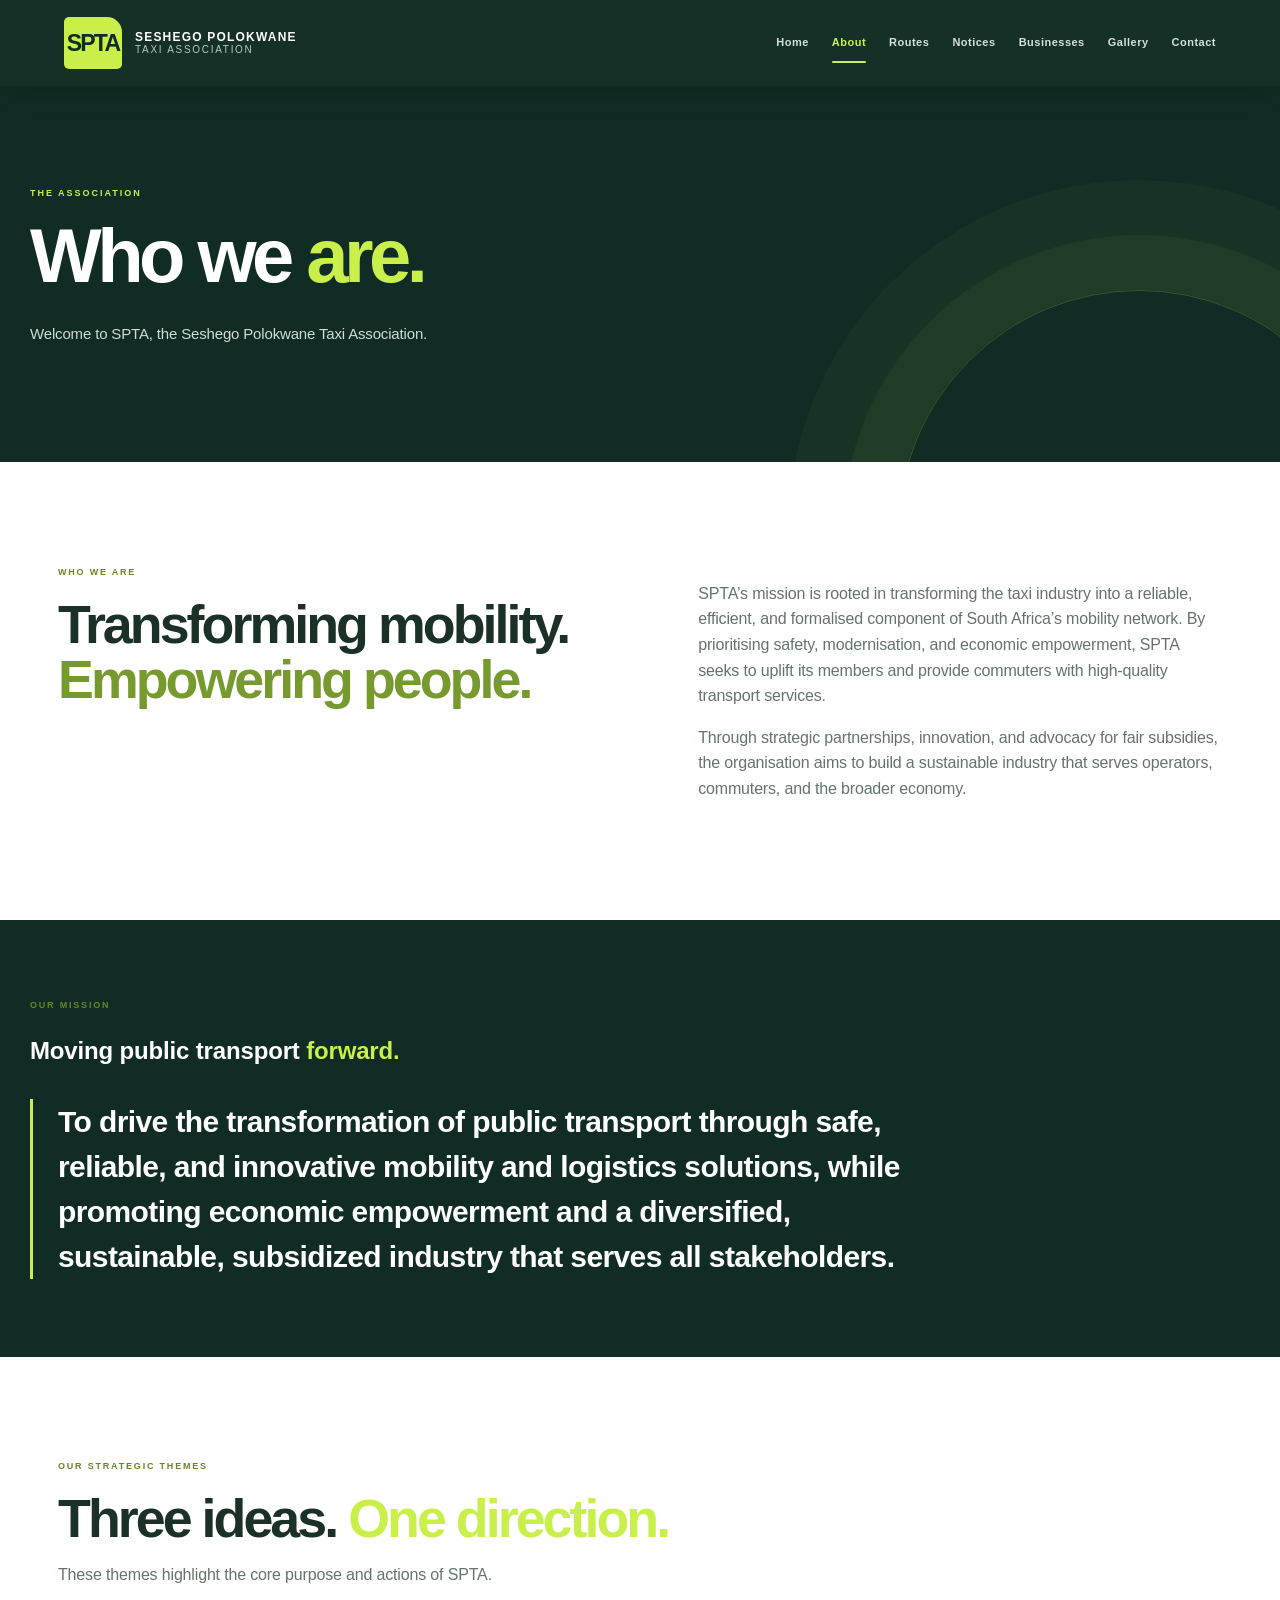
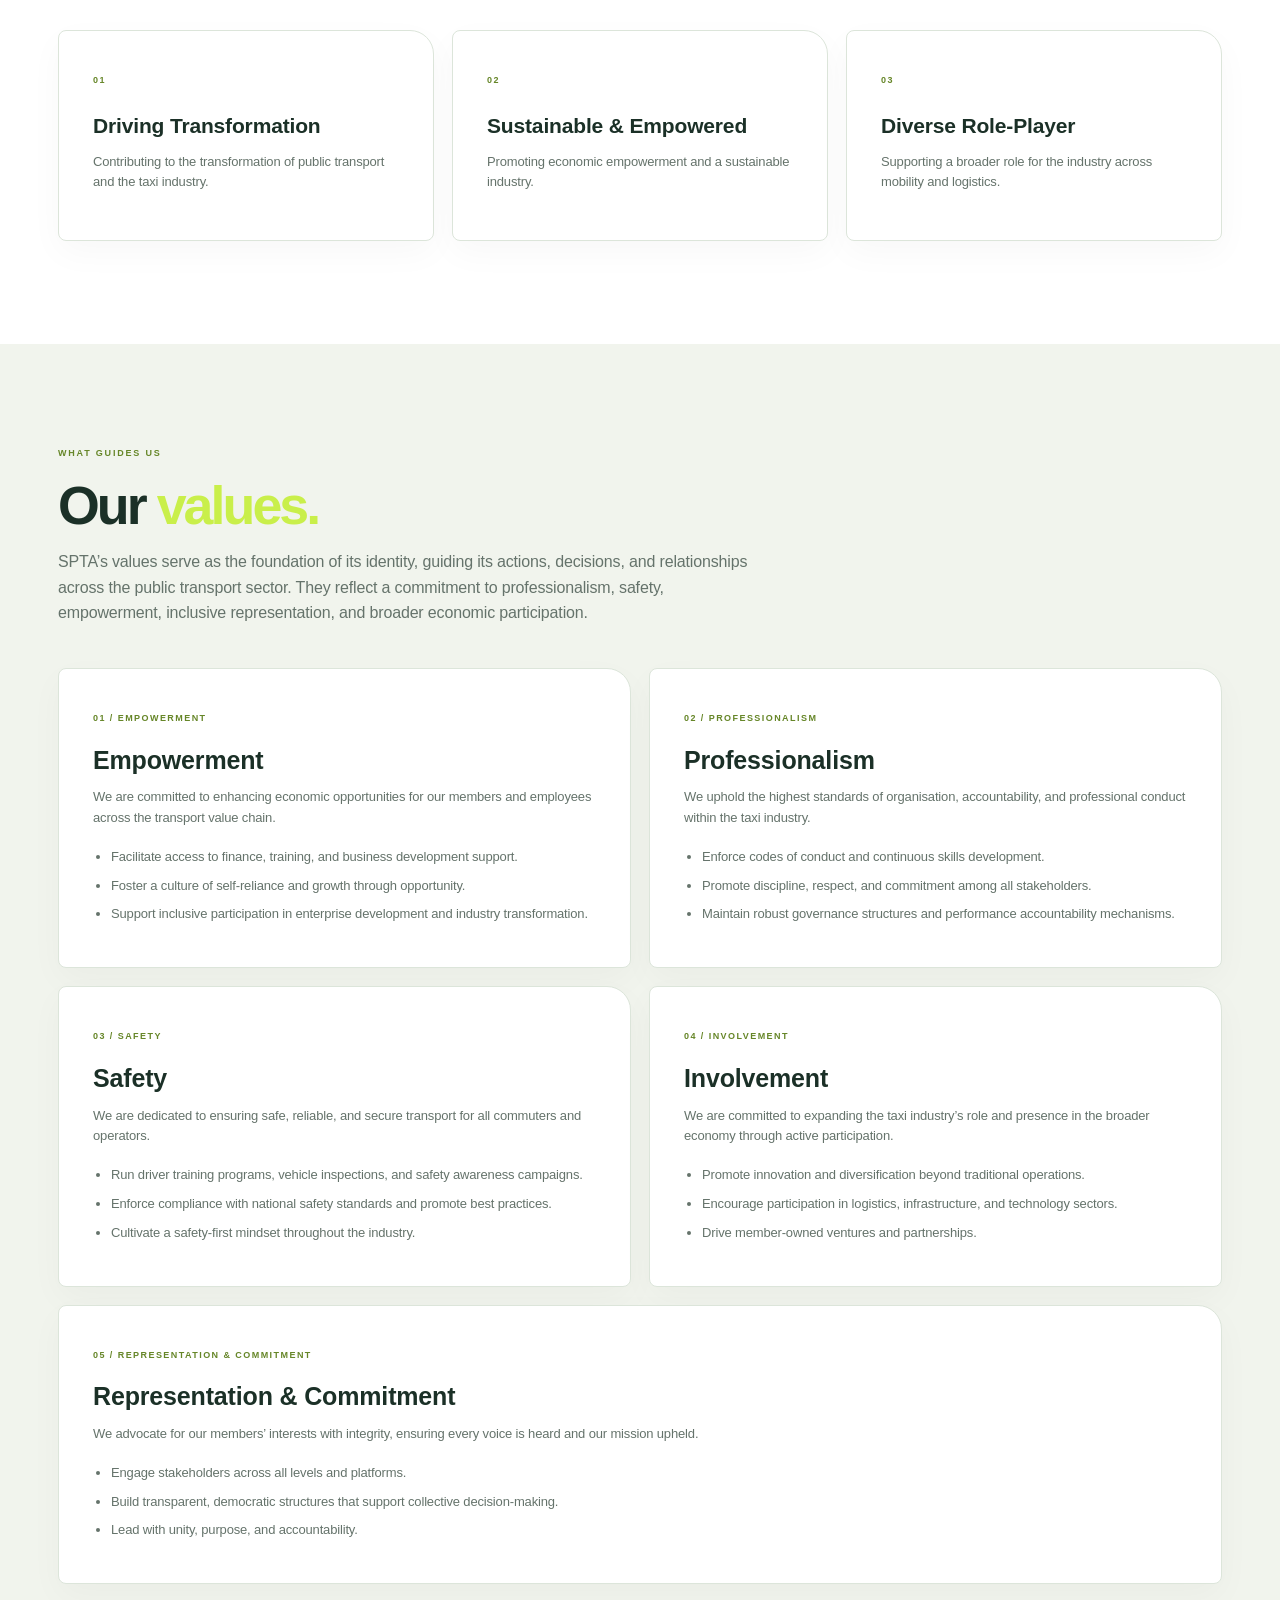
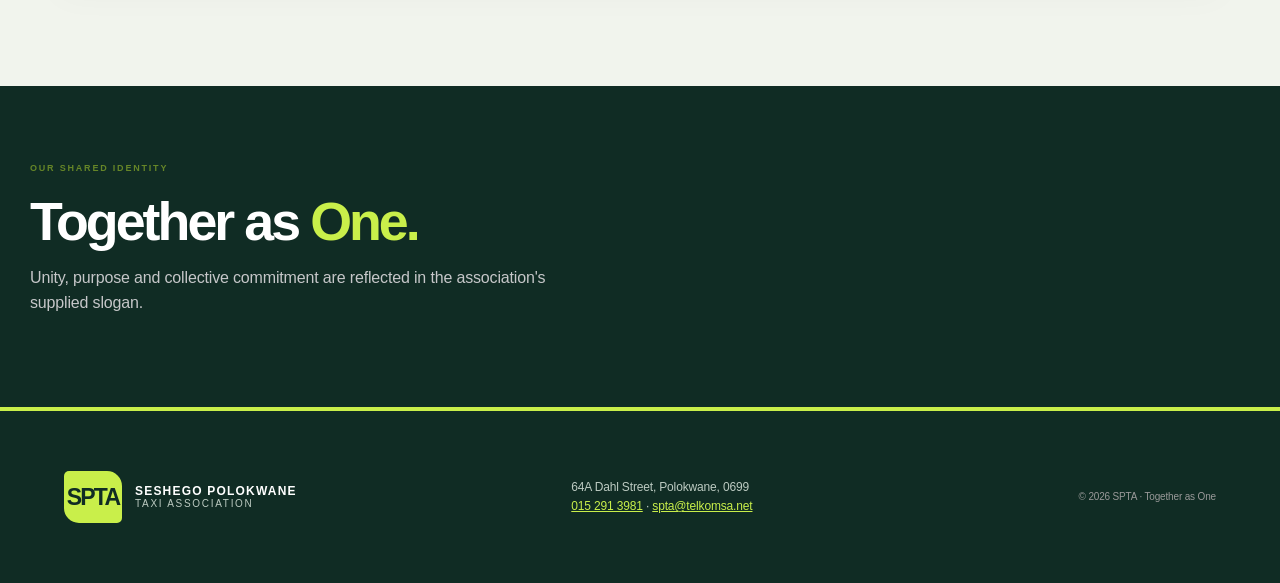
<file: pages/about.html>
<!doctype html>
<html lang="en">
<head>
  <meta charset="utf-8">
  <meta name="viewport" content="width=device-width,initial-scale=1">
  <meta name="description" content="Learn about SPTA, its mission, strategic priorities and values.">
  <title>About SPTA | Seshego Polokwane Taxi Association</title>
  <link rel="stylesheet" href="../css/site.css">
  <script defer src="../js/site.js"></script>
</head>
<body>
<header class="site-header">
  <a class="brand" href="../index.html"><span class="brand-mark">SPTA</span><span class="brand-copy"><strong>Seshego Polokwane</strong><small>Taxi Association</small></span></a>
  <button class="menu-toggle" aria-expanded="false" aria-controls="primary-nav">Menu</button>
  <nav id="primary-nav" class="primary-nav"><a href="../index.html">Home</a><a class="active" href="about.html">About</a><a href="routes.html">Routes</a><a href="news.html">Notices</a><a href="businesses.html">Businesses</a><a href="gallery.html">Gallery</a><a href="contact.html">Contact</a></nav>
</header>
<main>
  <section class="page-hero">
    <p class="eyebrow">THE ASSOCIATION</p>
    <h1>Who we <em>are.</em></h1>
    <p>Welcome to SPTA, the Seshego Polokwane Taxi Association.</p>
  </section>

  <section class="section-wrap two-col">
    <div><p class="eyebrow">WHO WE ARE</p><h2>Transforming mobility.<br><em>Empowering people.</em></h2></div>
    <div>
      <p>SPTA’s mission is rooted in transforming the taxi industry into a reliable, efficient, and formalised component of South Africa’s mobility network. By prioritising safety, modernisation, and economic empowerment, SPTA seeks to uplift its members and provide commuters with high-quality transport services.</p>
      <p>Through strategic partnerships, innovation, and advocacy for fair subsidies, the organisation aims to build a sustainable industry that serves operators, commuters, and the broader economy.</p>
    </div>
  </section>

  <section class="mission-panel">
    <div class="mission-inner">
      <p class="eyebrow">OUR MISSION</p>
      <h2>Moving public transport <em>forward.</em></h2>
      <blockquote>To drive the transformation of public transport through safe, reliable, and innovative mobility and logistics solutions, while promoting economic empowerment and a diversified, sustainable, subsidized industry that serves all stakeholders.</blockquote>
    </div>
  </section>

  <section class="section-wrap">
    <div class="section-heading">
      <p class="eyebrow">OUR STRATEGIC THEMES</p>
      <h2>Three ideas. <em>One direction.</em></h2>
      <p>These themes highlight the core purpose and actions of SPTA.</p>
    </div>
    <div class="theme-grid">
      <article class="theme-card"><span class="theme-number">01</span><h3>Driving Transformation</h3><p>Contributing to the transformation of public transport and the taxi industry.</p></article>
      <article class="theme-card"><span class="theme-number">02</span><h3>Sustainable &amp; Empowered</h3><p>Promoting economic empowerment and a sustainable industry.</p></article>
      <article class="theme-card"><span class="theme-number">03</span><h3>Diverse Role-Player</h3><p>Supporting a broader role for the industry across mobility and logistics.</p></article>
    </div>
  </section>

  <section class="values-section">
    <div class="section-wrap">
      <div class="section-heading">
        <p class="eyebrow">WHAT GUIDES US</p>
        <h2>Our <em>values.</em></h2>
        <p>SPTA’s values serve as the foundation of its identity, guiding its actions, decisions, and relationships across the public transport sector. They reflect a commitment to professionalism, safety, empowerment, inclusive representation, and broader economic participation.</p>
      </div>
      <div class="values-grid">
        <article class="value-card"><span class="value-index">01 / EMPOWERMENT</span><h3>Empowerment</h3><p>We are committed to enhancing economic opportunities for our members and employees across the transport value chain.</p><ul><li>Facilitate access to finance, training, and business development support.</li><li>Foster a culture of self-reliance and growth through opportunity.</li><li>Support inclusive participation in enterprise development and industry transformation.</li></ul></article>
        <article class="value-card"><span class="value-index">02 / PROFESSIONALISM</span><h3>Professionalism</h3><p>We uphold the highest standards of organisation, accountability, and professional conduct within the taxi industry.</p><ul><li>Enforce codes of conduct and continuous skills development.</li><li>Promote discipline, respect, and commitment among all stakeholders.</li><li>Maintain robust governance structures and performance accountability mechanisms.</li></ul></article>
        <article class="value-card"><span class="value-index">03 / SAFETY</span><h3>Safety</h3><p>We are dedicated to ensuring safe, reliable, and secure transport for all commuters and operators.</p><ul><li>Run driver training programs, vehicle inspections, and safety awareness campaigns.</li><li>Enforce compliance with national safety standards and promote best practices.</li><li>Cultivate a safety-first mindset throughout the industry.</li></ul></article>
        <article class="value-card"><span class="value-index">04 / INVOLVEMENT</span><h3>Involvement</h3><p>We are committed to expanding the taxi industry’s role and presence in the broader economy through active participation.</p><ul><li>Promote innovation and diversification beyond traditional operations.</li><li>Encourage participation in logistics, infrastructure, and technology sectors.</li><li>Drive member-owned ventures and partnerships.</li></ul></article>
        <article class="value-card value-card-wide"><span class="value-index">05 / REPRESENTATION &amp; COMMITMENT</span><h3>Representation &amp; Commitment</h3><p>We advocate for our members’ interests with integrity, ensuring every voice is heard and our mission upheld.</p><ul><li>Engage stakeholders across all levels and platforms.</li><li>Build transparent, democratic structures that support collective decision-making.</li><li>Lead with unity, purpose, and accountability.</li></ul></article>
      </div>
    </div>
  </section>

  <section class="dark-panel">
    <p class="eyebrow">OUR SHARED IDENTITY</p><h2>Together as <em>One.</em></h2>
    <p>Unity, purpose and collective commitment are reflected in the association's supplied slogan.</p>
  </section>
</main>
<footer class="site-footer">
  <a class="brand brand-footer" href="../index.html"><span class="brand-mark">SPTA</span><span class="brand-copy"><strong>Seshego Polokwane</strong><small>Taxi Association</small></span></a>
  <p>64A Dahl Street, Polokwane, 0699<br><a href="tel:+27152913981">015 291 3981</a> · <a href="mailto:spta@telkomsa.net">spta@telkomsa.net</a></p>
  <small>© <span data-year></span> SPTA · Together as One</small>
</footer>
</body>
</html>
</file>
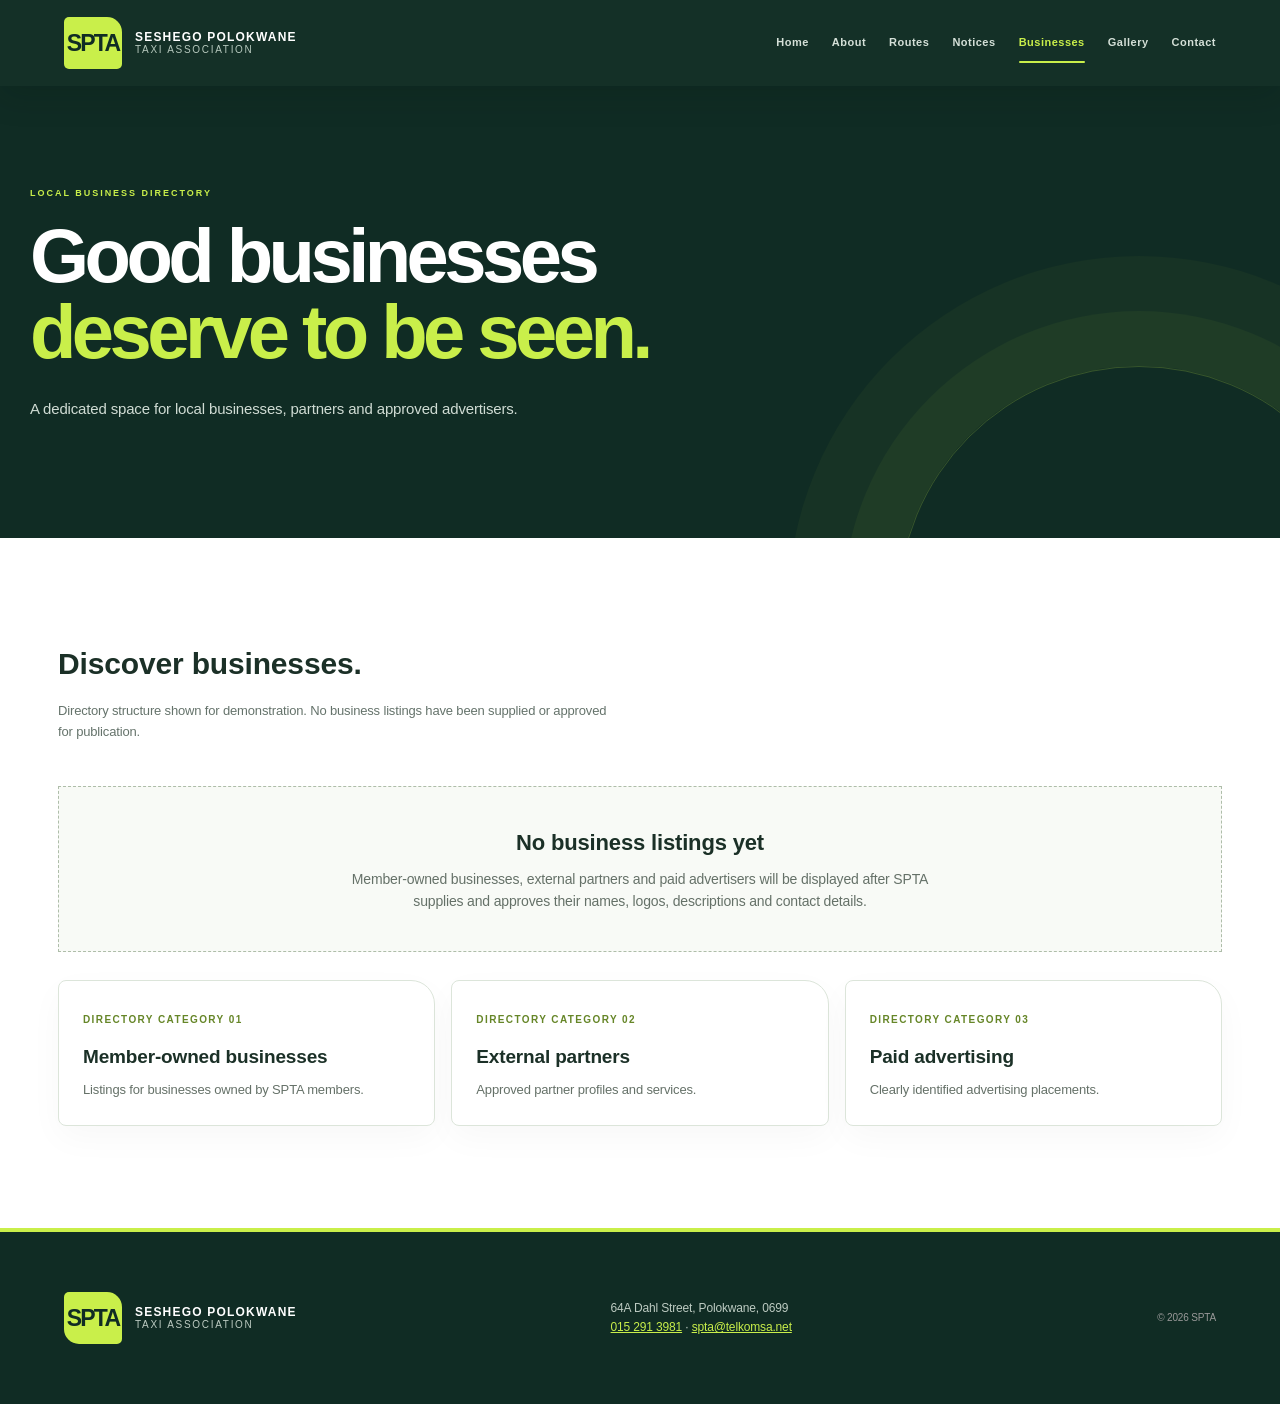
<file: pages/businesses.html>
<!doctype html><html lang="en"><head><meta charset="utf-8"><meta name="viewport" content="width=device-width,initial-scale=1"><title>Business Directory | SPTA</title><link rel="stylesheet" href="../css/site.css"><script defer src="../js/site.js"></script></head><body><header class="site-header"><a class="brand" href="../index.html"><span class="brand-mark">SPTA</span><span class="brand-copy"><strong>Seshego Polokwane</strong><small>Taxi Association</small></span></a><button class="menu-toggle" aria-expanded="false" aria-controls="primary-nav">Menu</button><nav id="primary-nav" class="primary-nav"><a href="../index.html">Home</a><a href="about.html">About</a><a href="routes.html">Routes</a><a href="news.html">Notices</a><a class="active" href="businesses.html">Businesses</a><a href="gallery.html">Gallery</a><a href="contact.html">Contact</a></nav></header><main><section class="page-hero"><p class="eyebrow">LOCAL BUSINESS DIRECTORY</p><h1>Good businesses<br><em>deserve to be seen.</em></h1><p>A dedicated space for local businesses, partners and approved advertisers.</p></section><section class="section-wrap"><div class="directory-intro"><div><h2>Discover businesses.</h2><p>Directory structure shown for demonstration. No business listings have been supplied or approved for publication.</p></div></div><div class="directory-empty"><h3>No business listings yet</h3><p>Member-owned businesses, external partners and paid advertisers will be displayed after SPTA supplies and approves their names, logos, descriptions and contact details.</p></div><div class="directory-type-grid"><article class="directory-type"><span>DIRECTORY CATEGORY 01</span><h3>Member-owned businesses</h3><p>Listings for businesses owned by SPTA members.</p></article><article class="directory-type"><span>DIRECTORY CATEGORY 02</span><h3>External partners</h3><p>Approved partner profiles and services.</p></article><article class="directory-type"><span>DIRECTORY CATEGORY 03</span><h3>Paid advertising</h3><p>Clearly identified advertising placements.</p></article></div></section></main><footer class="site-footer"><a class="brand brand-footer" href="../index.html"><span class="brand-mark">SPTA</span><span class="brand-copy"><strong>Seshego Polokwane</strong><small>Taxi Association</small></span></a><p>64A Dahl Street, Polokwane, 0699<br><a href="tel:+27152913981">015 291 3981</a> · <a href="mailto:spta@telkomsa.net">spta@telkomsa.net</a></p><small>© <span data-year></span> SPTA</small></footer></body></html>
</file>
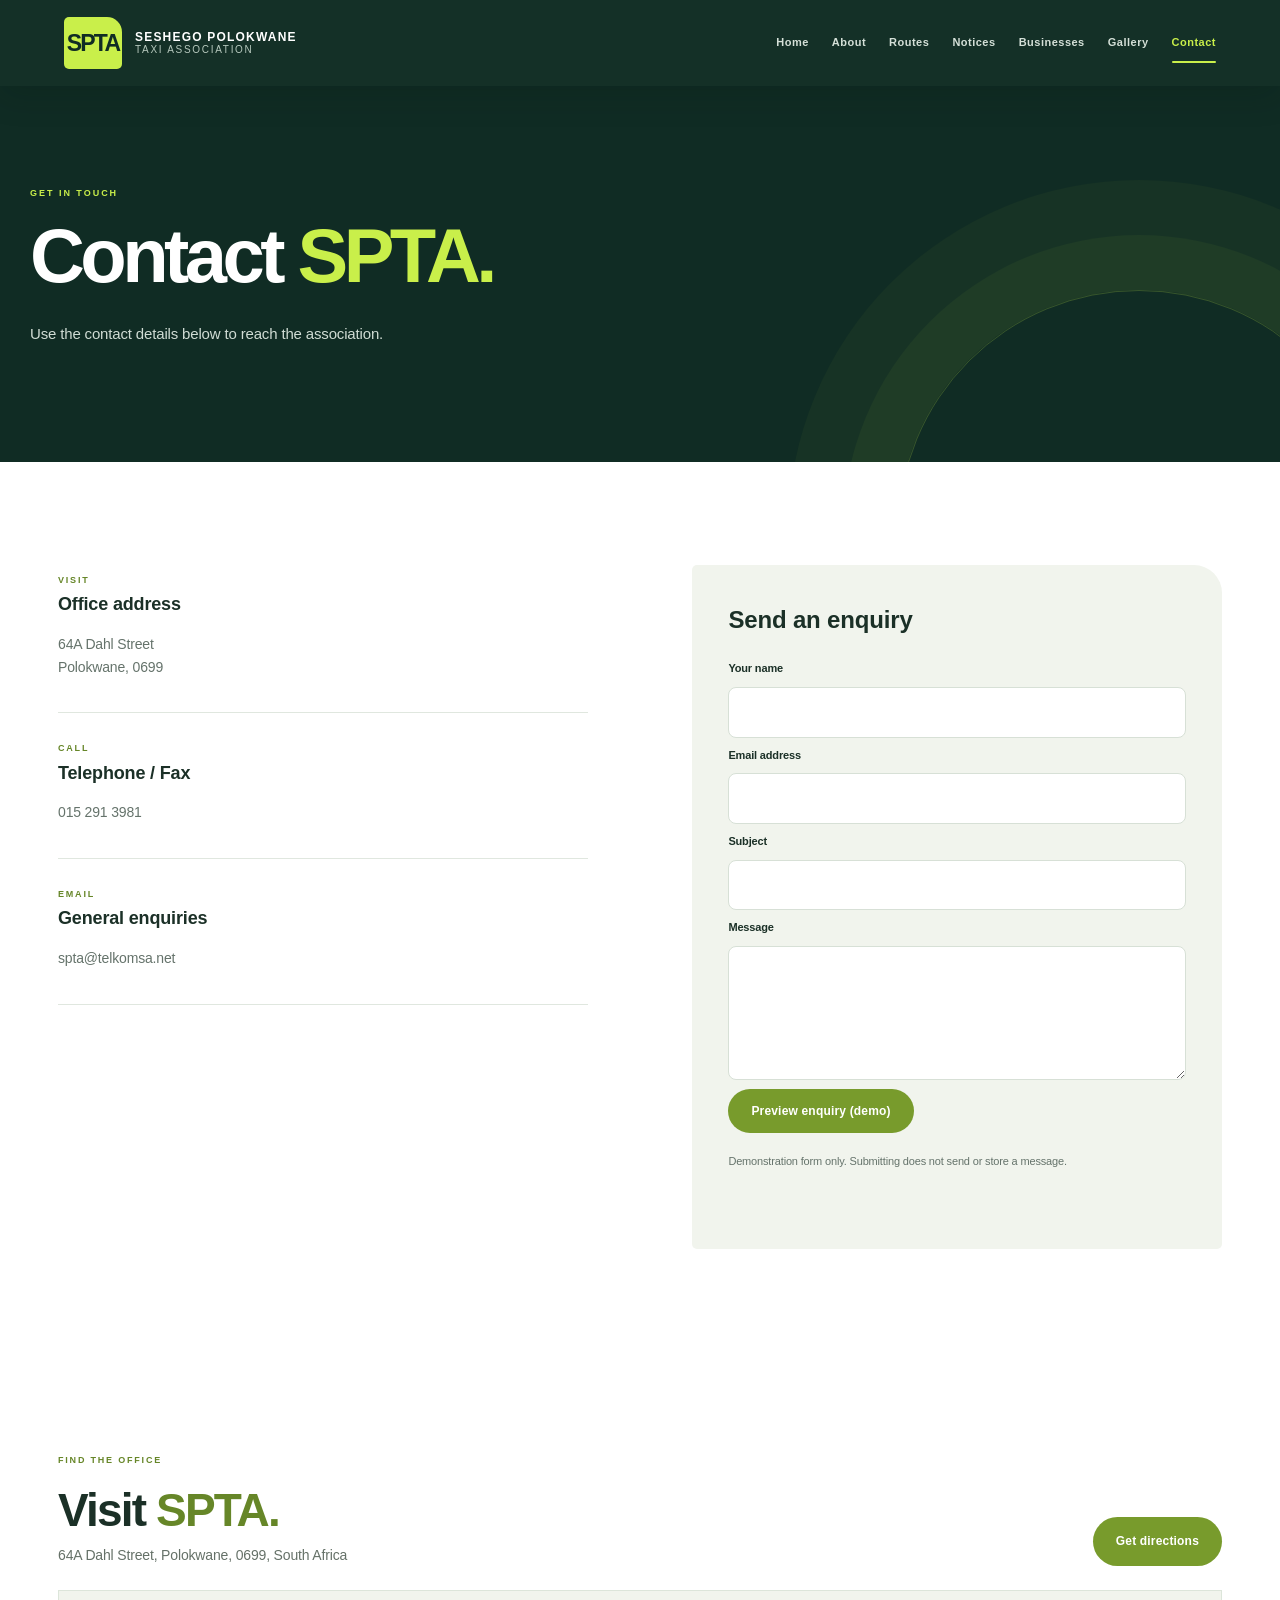
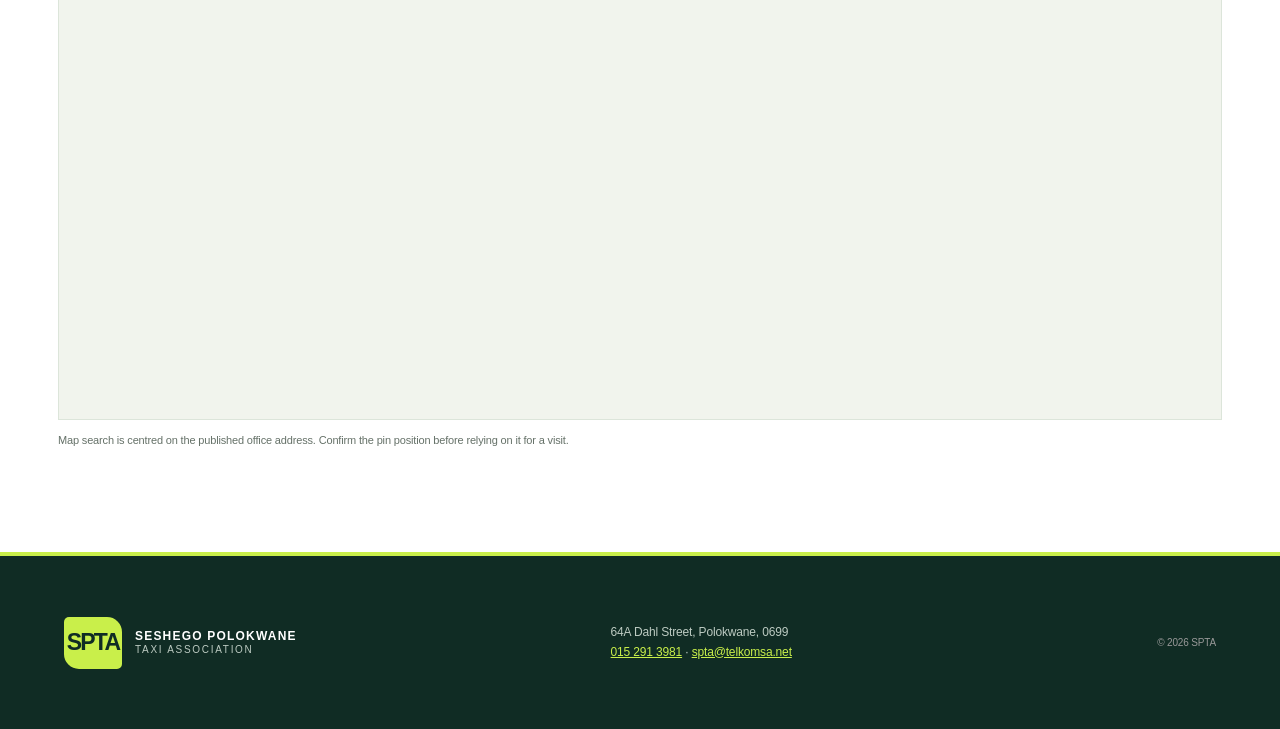
<file: pages/contact.html>
<!doctype html><html lang="en"><head><meta charset="utf-8"><meta name="viewport" content="width=device-width,initial-scale=1"><title>Contact SPTA</title><link rel="stylesheet" href="../css/site.css"><script defer src="../js/site.js"></script></head><body><header class="site-header"><a class="brand" href="../index.html"><span class="brand-mark">SPTA</span><span class="brand-copy"><strong>Seshego Polokwane</strong><small>Taxi Association</small></span></a><button class="menu-toggle" aria-expanded="false" aria-controls="primary-nav">Menu</button><nav id="primary-nav" class="primary-nav"><a href="../index.html">Home</a><a href="about.html">About</a><a href="routes.html">Routes</a><a href="news.html">Notices</a><a href="businesses.html">Businesses</a><a href="gallery.html">Gallery</a><a class="active" href="contact.html">Contact</a></nav></header><main><section class="page-hero"><p class="eyebrow">GET IN TOUCH</p><h1>Contact <em>SPTA.</em></h1><p>Use the contact details below to reach the association.</p></section><section class="section-wrap contact-layout"><div class="contact-details"><article><span class="eyebrow">VISIT</span><h3>Office address</h3><p>64A Dahl Street<br>Polokwane, 0699</p></article><article><span class="eyebrow">CALL</span><h3>Telephone / Fax</h3><p><a href="tel:+27152913981">015 291 3981</a></p></article><article><span class="eyebrow">EMAIL</span><h3>General enquiries</h3><p><a href="mailto:spta@telkomsa.net">spta@telkomsa.net</a></p></article></div><form class="contact-form" id="contact-form" aria-describedby="form-note"><h2>Send an enquiry</h2><label for="name">Your name</label><input id="name" name="name" autocomplete="name" required><label for="email">Email address</label><input id="email" name="email" type="email" autocomplete="email" required><label for="subject">Subject</label><input id="subject" name="subject" required><label for="message">Message</label><textarea id="message" name="message" rows="5" required></textarea><button class="button button-dark" type="submit">Preview enquiry (demo)</button><p class="form-note" id="form-note">Demonstration form only. Submitting does not send or store a message.</p><p class="form-note" id="form-feedback" role="status" aria-live="polite"></p></form></section><section class="section-wrap office-location" aria-labelledby="office-location-title">
  <div class="office-location-heading">
    <div><p class="eyebrow">FIND THE OFFICE</p><h2 id="office-location-title">Visit <em>SPTA.</em></h2><p>64A Dahl Street, Polokwane, 0699, South Africa</p></div>
    <a class="button button-dark" href="https://www.google.com/maps/dir/?api=1&amp;destination=64A%20Dahl%20Street%2C%20Polokwane%2C%200699%2C%20South%20Africa" target="_blank" rel="noopener noreferrer">Get directions</a>
  </div>
  <div class="office-map-frame">
    <iframe title="Map showing the SPTA office at 64A Dahl Street, Polokwane" src="https://www.google.com/maps?q=64A%20Dahl%20Street%2C%20Polokwane%2C%200699%2C%20South%20Africa&amp;output=embed" loading="lazy" referrerpolicy="no-referrer-when-downgrade" allowfullscreen></iframe>
  </div>
  <p class="office-map-note">Map search is centred on the published office address. Confirm the pin position before relying on it for a visit.</p>
</section></main><footer class="site-footer"><a class="brand brand-footer" href="../index.html"><span class="brand-mark">SPTA</span><span class="brand-copy"><strong>Seshego Polokwane</strong><small>Taxi Association</small></span></a><p>64A Dahl Street, Polokwane, 0699<br><a href="tel:+27152913981">015 291 3981</a> · <a href="mailto:spta@telkomsa.net">spta@telkomsa.net</a></p><small>© <span data-year></span> SPTA</small></footer></body></html>
</file>
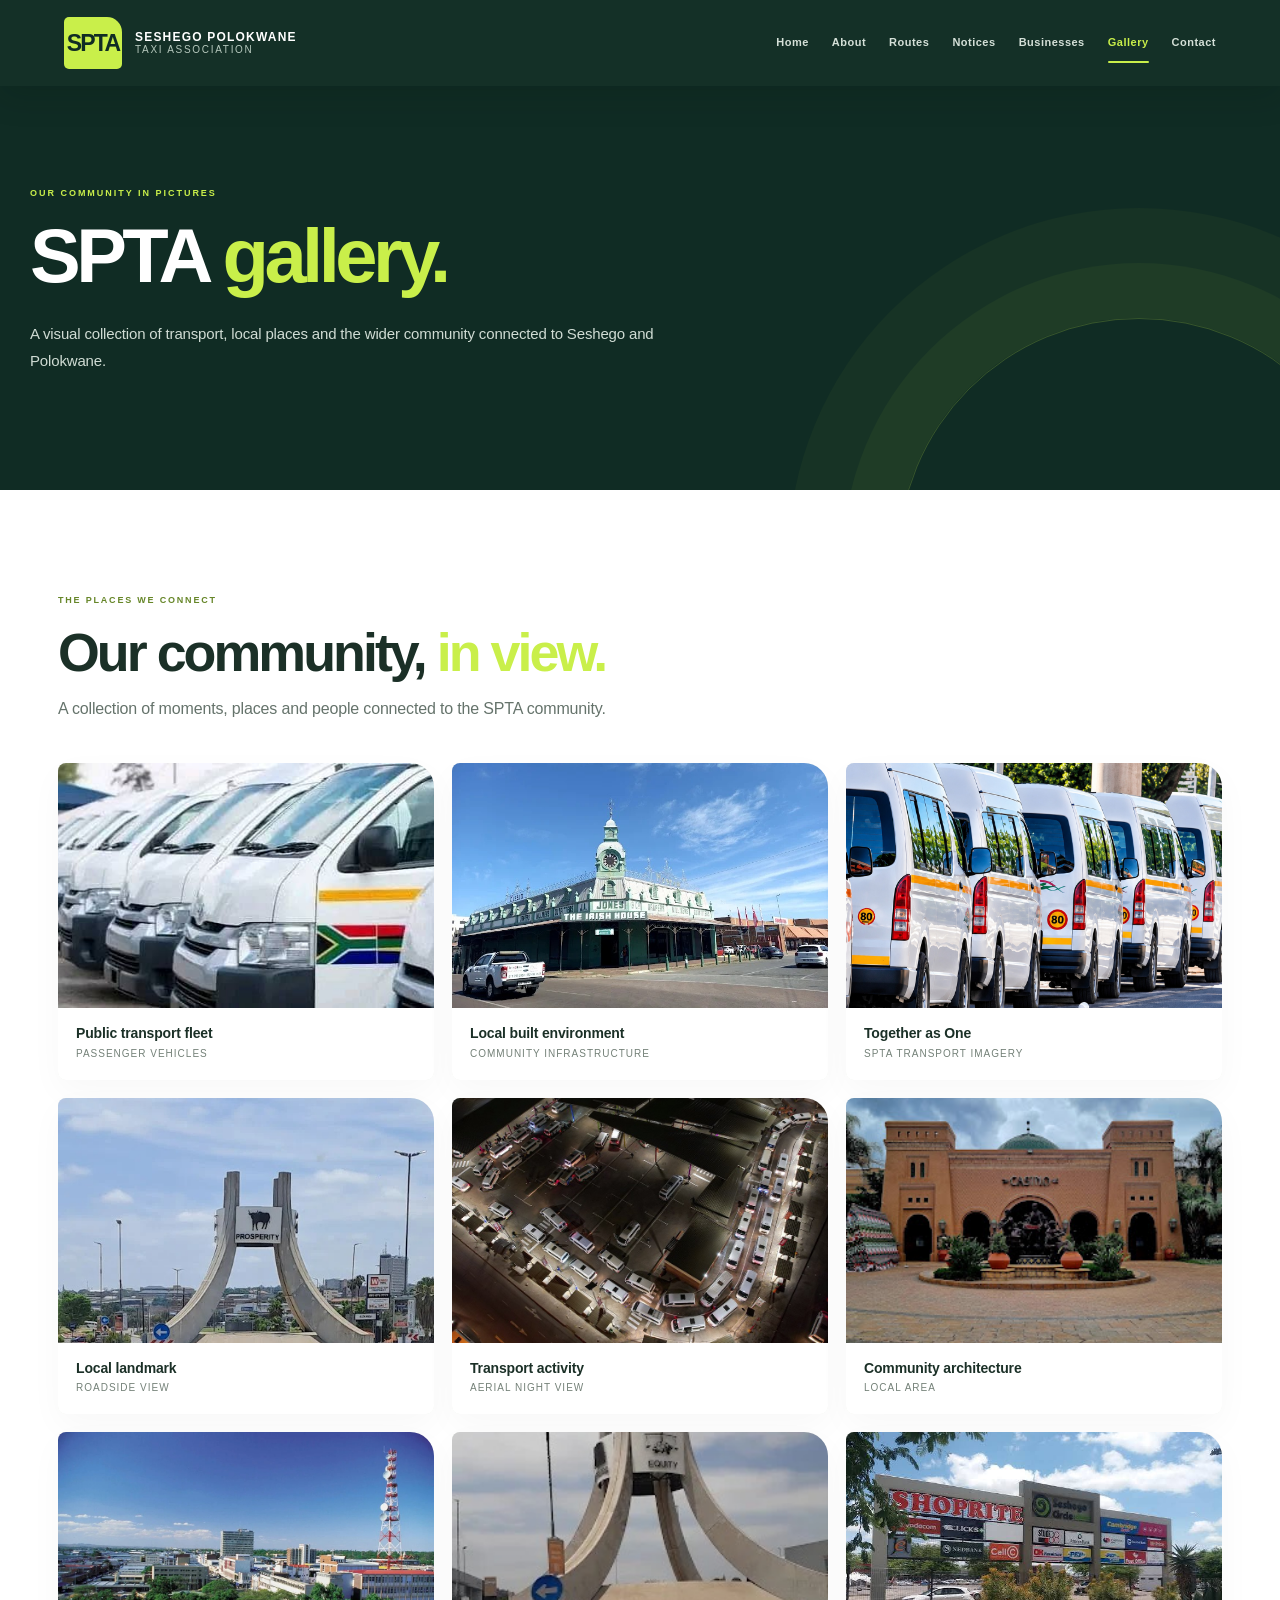
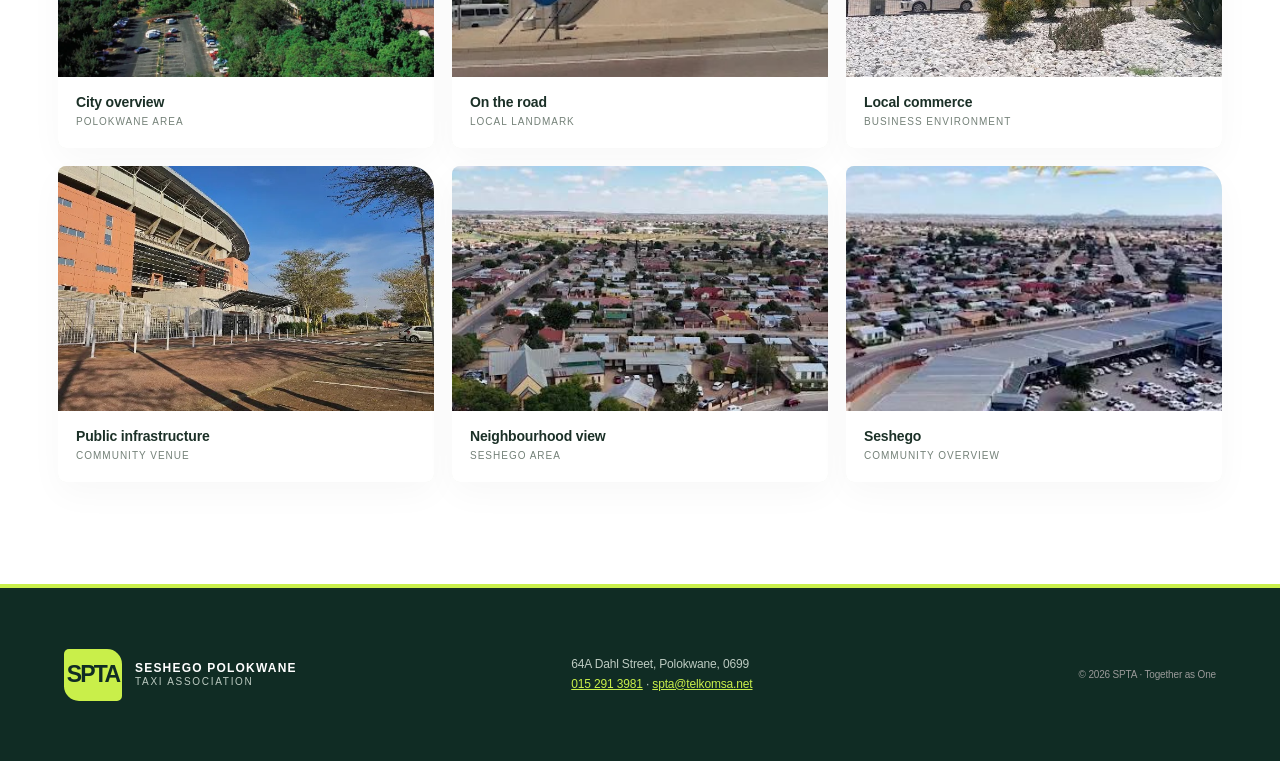
<file: pages/gallery.html>
<!doctype html>
<html lang="en">
<head>
<meta charset="utf-8">
<meta name="viewport" content="width=device-width,initial-scale=1">
<meta name="description" content="A visual look at the places, people and transport connected to SPTA.">
<title>Gallery | SPTA</title>
<link rel="stylesheet" href="../css/site.css">
<script defer src="../js/site.js"></script>
</head>
<body>
<header class="site-header">
<a class="brand" href="../index.html"><span class="brand-mark">SPTA</span><span class="brand-copy"><strong>Seshego Polokwane</strong><small>Taxi Association</small></span></a>
<button class="menu-toggle" aria-expanded="false" aria-controls="primary-nav">Menu</button>
<nav id="primary-nav" class="primary-nav" aria-label="Main navigation"><a href="../index.html">Home</a><a href="about.html">About</a><a href="routes.html">Routes</a><a href="news.html">Notices</a><a href="businesses.html">Businesses</a><a class="active" href="gallery.html" aria-current="page">Gallery</a><a href="contact.html">Contact</a></nav>
</header>
<main>
<section class="page-hero"><p class="eyebrow">OUR COMMUNITY IN PICTURES</p><h1>SPTA <em>gallery.</em></h1><p>A visual collection of transport, local places and the wider community connected to Seshego and Polokwane.</p></section>
<section class="section-wrap gallery-section">
<div class="section-heading"><p class="eyebrow">THE PLACES WE CONNECT</p><h2>Our community, <em>in view.</em></h2><p>A collection of moments, places and people connected to the SPTA community.</p></div>
<div class="gallery-grid">
<figure class="gallery-item"><img src="../assets/images/IMG-20261109-WA0013.jpg" alt="A line of passenger minibus taxis" loading="lazy"><figcaption><strong>Public transport fleet</strong><span>Passenger vehicles</span></figcaption></figure>
<figure class="gallery-item"><img src="../assets/images/IMG-20261109-WA0014.jpg" alt="A prominent civic building in the local area" loading="lazy"><figcaption><strong>Local built environment</strong><span>Community infrastructure</span></figcaption></figure>
<figure class="gallery-item"><img src="../assets/images/IMG-20261109-WA0015.jpg" alt="Taxi vehicles with a Together as One SPTA message" loading="lazy"><figcaption><strong>Together as One</strong><span>SPTA transport imagery</span></figcaption></figure>
<figure class="gallery-item"><img src="../assets/images/IMG-20261109-WA0016.jpg" alt="A sculptural landmark beside a road" loading="lazy"><figcaption><strong>Local landmark</strong><span>Roadside view</span></figcaption></figure>
<figure class="gallery-item"><img src="../assets/images/IMG-20261109-WA0017.jpg" alt="Aerial night view of a busy transport area" loading="lazy"><figcaption><strong>Transport activity</strong><span>Aerial night view</span></figcaption></figure>
<figure class="gallery-item"><img src="../assets/images/IMG-20261109-WA0018.jpg" alt="A distinctive public building" loading="lazy"><figcaption><strong>Community architecture</strong><span>Local area</span></figcaption></figure>
<figure class="gallery-item"><img src="../assets/images/IMG-20261109-WA0019.jpg" alt="Elevated view over the city" loading="lazy"><figcaption><strong>City overview</strong><span>Polokwane area</span></figcaption></figure>
<figure class="gallery-item"><img src="../assets/images/IMG-20261109-WA0020.jpg" alt="A roadside landmark viewed from a vehicle" loading="lazy"><figcaption><strong>On the road</strong><span>Local landmark</span></figcaption></figure>
<figure class="gallery-item"><img src="../assets/images/IMG-20261109-WA0021.jpg" alt="A commercial property and business signage" loading="lazy"><figcaption><strong>Local commerce</strong><span>Business environment</span></figcaption></figure>
<figure class="gallery-item"><img src="../assets/images/IMG-20261109-WA0022.jpg" alt="Large public venue viewed from outside" loading="lazy"><figcaption><strong>Public infrastructure</strong><span>Community venue</span></figcaption></figure>
<figure class="gallery-item"><img src="../assets/images/IMG-20261109-WA0023.jpg" alt="Elevated view over a residential and urban area" loading="lazy"><figcaption><strong>Neighbourhood view</strong><span>Seshego area</span></figcaption></figure>
<figure class="gallery-item"><img src="../assets/images/IMG-20261109-WA0024.jpg" alt="Aerial view with a Seshego location graphic" loading="lazy"><figcaption><strong>Seshego</strong><span>Community overview</span></figcaption></figure>
</div>

</section>
</main>
<footer class="site-footer"><a class="brand brand-footer" href="../index.html"><span class="brand-mark">SPTA</span><span class="brand-copy"><strong>Seshego Polokwane</strong><small>Taxi Association</small></span></a><p>64A Dahl Street, Polokwane, 0699<br><a href="tel:+27152913981">015 291 3981</a> · <a href="mailto:spta@telkomsa.net">spta@telkomsa.net</a></p><small>© <span data-year></span> SPTA · Together as One</small></footer>
</body>
</html>
</file>
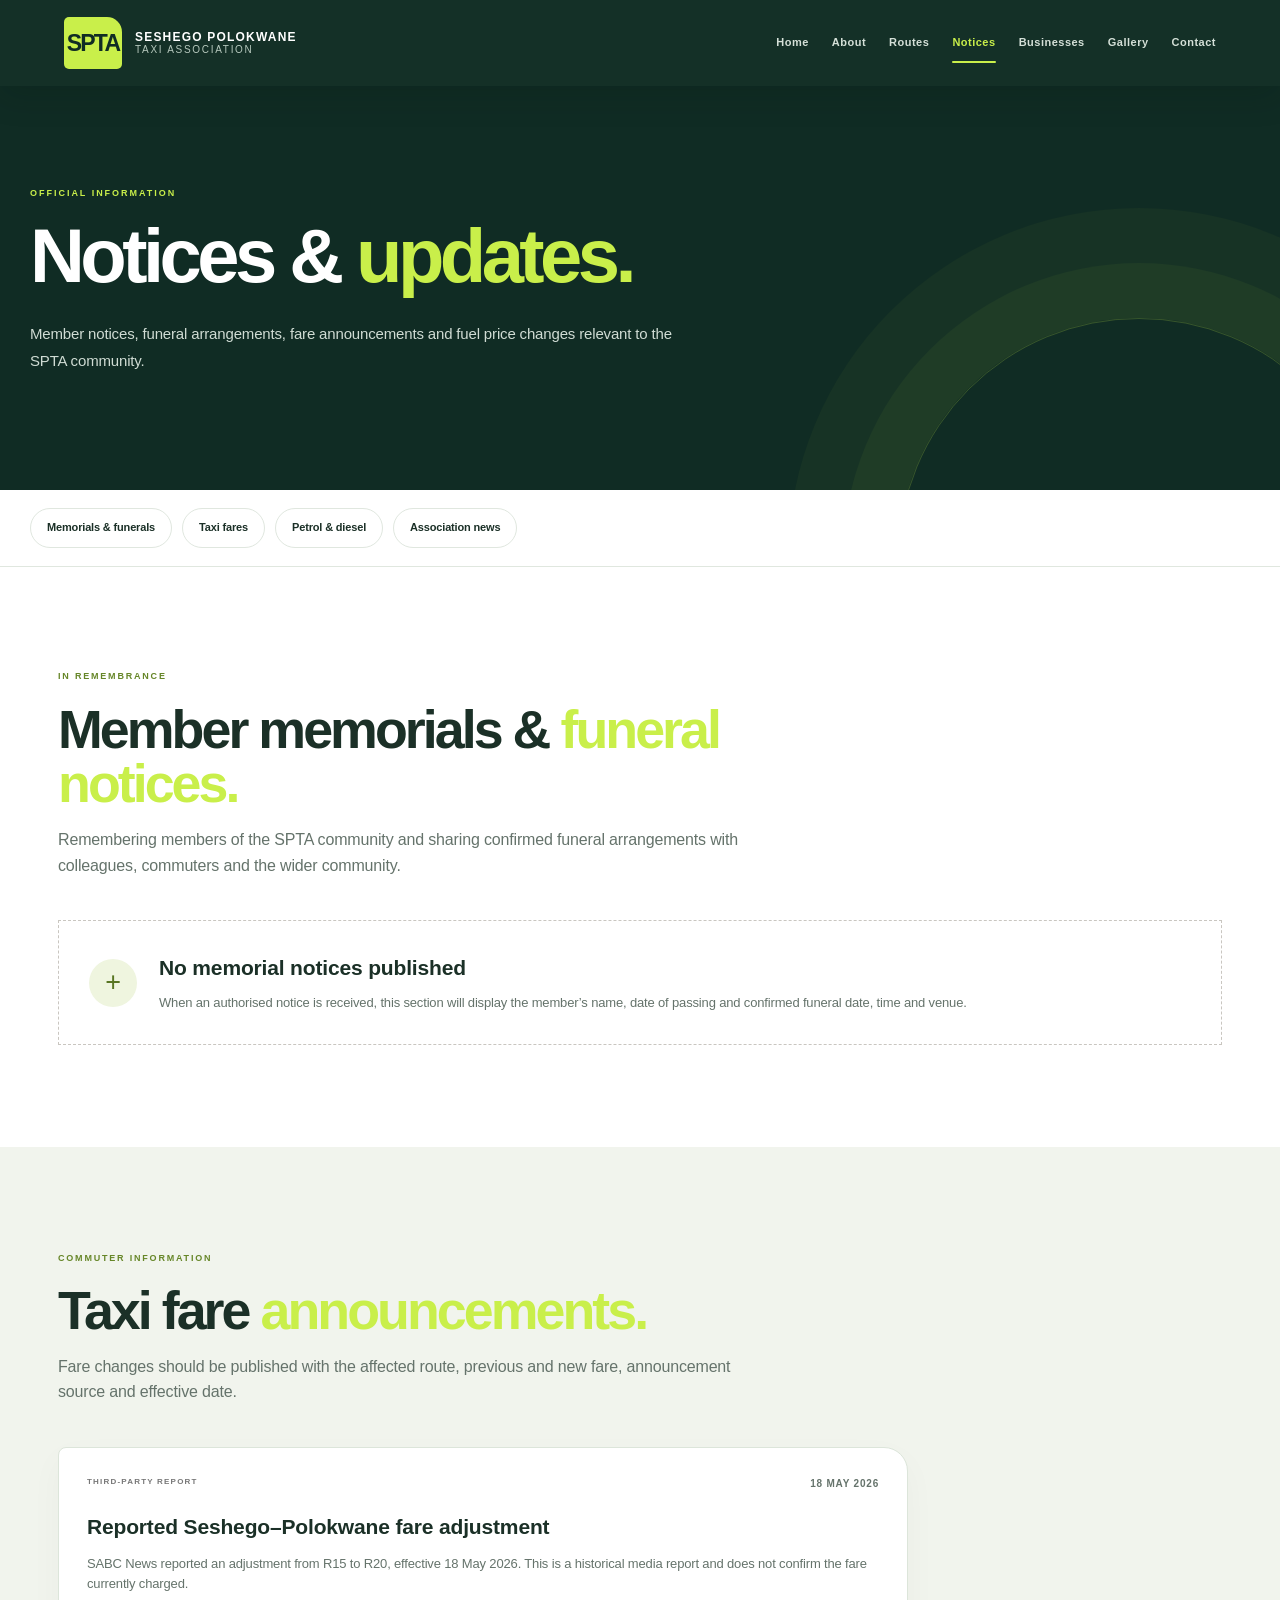
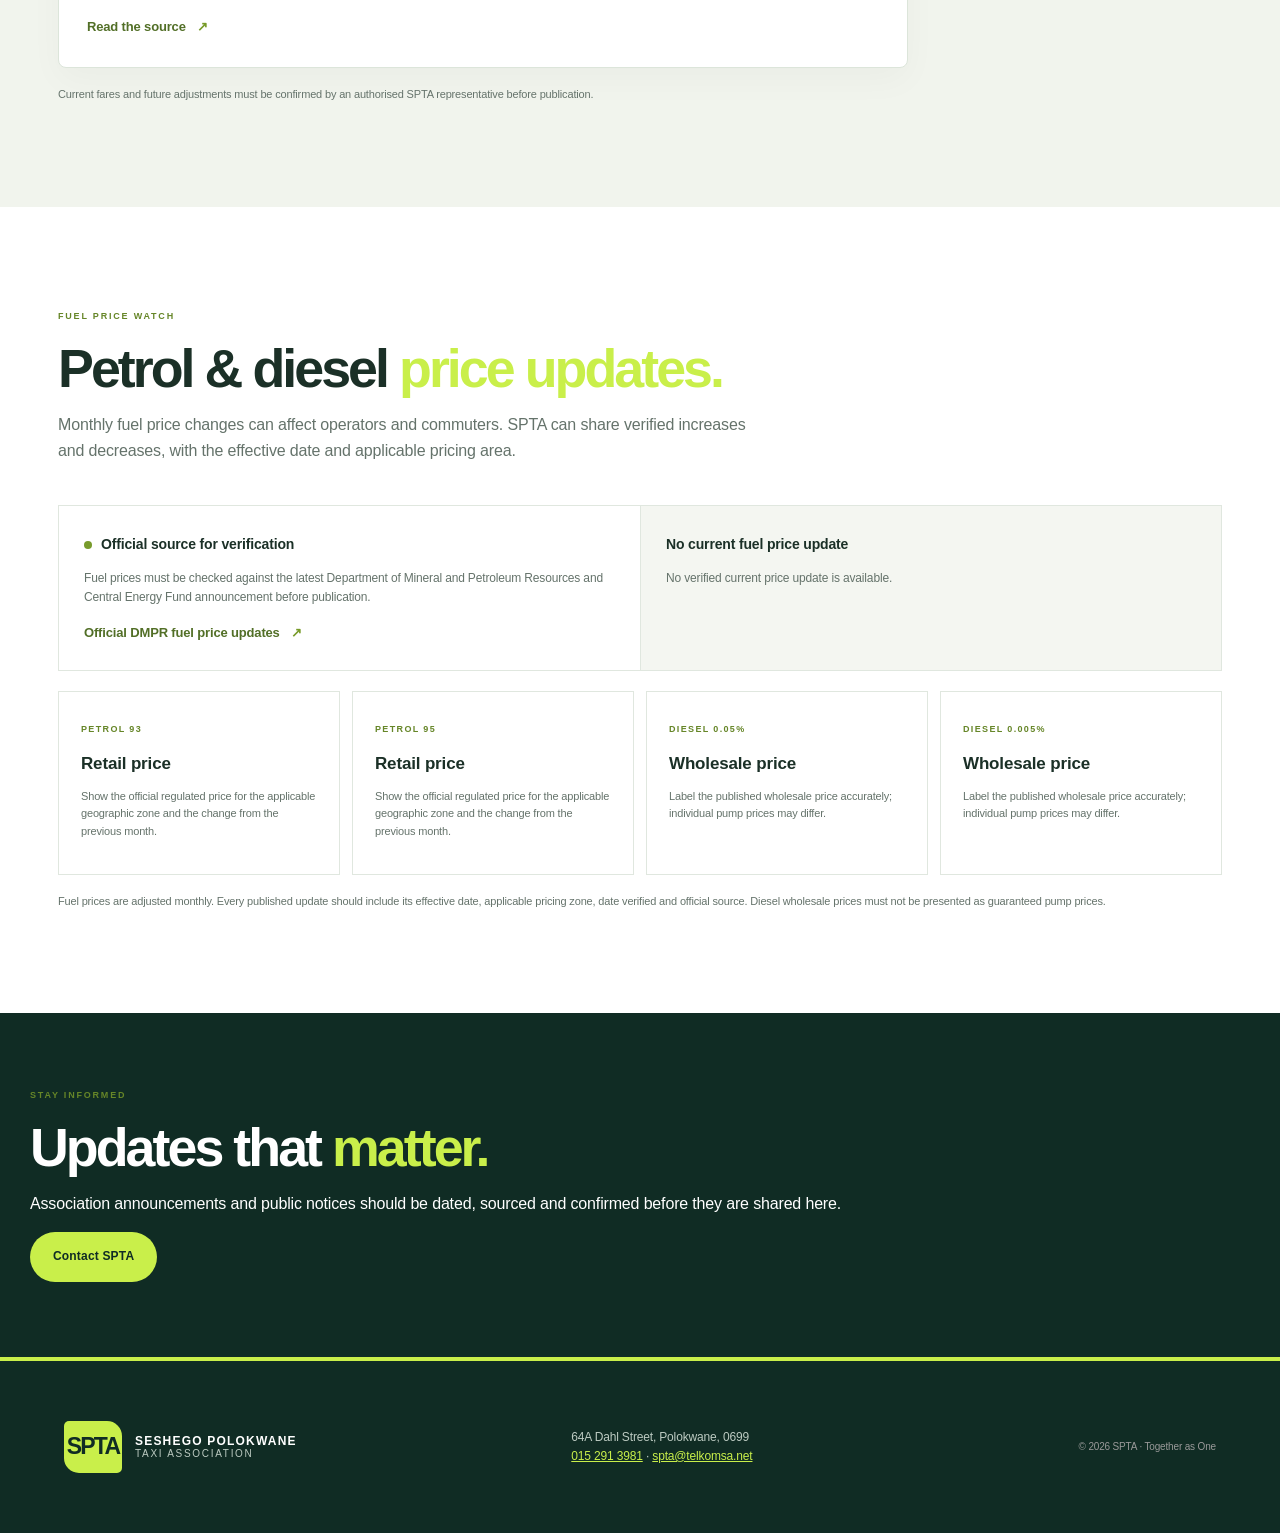
<file: pages/news.html>
<!doctype html>
<html lang="en">
<head>
  <meta charset="utf-8">
  <meta name="viewport" content="width=device-width,initial-scale=1">
  <meta name="description" content="SPTA member memorials, funeral notices, taxi fare announcements and fuel price updates.">
  <title>Notices & Updates | SPTA</title>
  <link rel="stylesheet" href="../css/site.css">
  <script defer src="../js/site.js"></script>
</head>
<body>
<header class="site-header">
  <a class="brand" href="../index.html"><span class="brand-mark">SPTA</span><span class="brand-copy"><strong>Seshego Polokwane</strong><small>Taxi Association</small></span></a>
  <button class="menu-toggle" aria-expanded="false" aria-controls="primary-nav">Menu</button>
  <nav id="primary-nav" class="primary-nav"><a href="../index.html">Home</a><a href="about.html">About</a><a href="routes.html">Routes</a><a class="active" href="news.html">Notices</a><a href="businesses.html">Businesses</a><a href="gallery.html">Gallery</a><a href="contact.html">Contact</a></nav>
</header>
<main>
  <section class="page-hero">
    <p class="eyebrow">OFFICIAL INFORMATION</p>
    <h1>Notices &amp; <em>updates.</em></h1>
    <p>Member notices, funeral arrangements, fare announcements and fuel price changes relevant to the SPTA community.</p>
  </section>

  <nav class="notice-nav" aria-label="Notice categories">
    <a href="#memorials">Memorials &amp; funerals</a>
    <a href="#fares">Taxi fares</a>
    <a href="#fuel">Petrol &amp; diesel</a>
    <a href="#announcements">Association news</a>
  </nav>

  <section class="section-wrap notice-section" id="memorials">
    <div class="section-heading">
      <p class="eyebrow">IN REMEMBRANCE</p>
      <h2>Member memorials &amp; <em>funeral notices.</em></h2>
      <p>Remembering members of the SPTA community and sharing confirmed funeral arrangements with colleagues, commuters and the wider community.</p>
    </div>
    <div class="notice-empty">
      <span class="notice-symbol" aria-hidden="true">+</span>
      <div><h3>No memorial notices published</h3><p>When an authorised notice is received, this section will display the member’s name, date of passing and confirmed funeral date, time and venue.</p></div>
    </div>
    
  </section>

  <section class="notice-section notice-section-muted" id="fares">
    <div class="section-wrap">
      <div class="section-heading">
        <p class="eyebrow">COMMUTER INFORMATION</p>
        <h2>Taxi fare <em>announcements.</em></h2>
        <p>Fare changes should be published with the affected route, previous and new fare, announcement source and effective date.</p>
      </div>
      <article class="update-card">
        <div class="update-meta"><span class="tag">THIRD-PARTY REPORT</span><span>18 MAY 2026</span></div>
        <h3>Reported Seshego–Polokwane fare adjustment</h3>
        <p>SABC News reported an adjustment from R15 to R20, effective 18 May 2026. This is a historical media report and does not confirm the fare currently charged.</p>
        <a class="text-link" href="https://www.sabcnews.com/" target="_blank" rel="noopener">Read the source <span>↗</span></a>
      </article>
      <p class="editorial-note">Current fares and future adjustments must be confirmed by an authorised SPTA representative before publication.</p>
    </div>
  </section>

  <section class="section-wrap notice-section" id="fuel">
    <div class="section-heading">
      <p class="eyebrow">FUEL PRICE WATCH</p>
      <h2>Petrol &amp; diesel <em>price updates.</em></h2>
      <p>Monthly fuel price changes can affect operators and commuters. SPTA can share verified increases and decreases, with the effective date and applicable pricing area.</p>
    </div>
    <div class="fuel-status">
      <div><span class="status-dot"></span><strong>Official source for verification</strong><p>Fuel prices must be checked against the latest Department of Mineral and Petroleum Resources and Central Energy Fund announcement before publication.</p><a class="text-link" href="https://www.dmpr.gov.za/Services/Petroleum-Resources/Fuel-Prices" target="_blank" rel="noopener">Official DMPR fuel price updates <span>↗</span></a></div>
      <div class="fuel-pending"><strong>No current fuel price update</strong><p>No verified current price update is available.</p></div>
    </div>
    <div class="fuel-explainer">
      <article><span class="fuel-type">PETROL 93</span><h3>Retail price</h3><p>Show the official regulated price for the applicable geographic zone and the change from the previous month.</p></article>
      <article><span class="fuel-type">PETROL 95</span><h3>Retail price</h3><p>Show the official regulated price for the applicable geographic zone and the change from the previous month.</p></article>
      <article><span class="fuel-type">DIESEL 0.05%</span><h3>Wholesale price</h3><p>Label the published wholesale price accurately; individual pump prices may differ.</p></article>
      <article><span class="fuel-type">DIESEL 0.005%</span><h3>Wholesale price</h3><p>Label the published wholesale price accurately; individual pump prices may differ.</p></article>
    </div>
    <p class="editorial-note">Fuel prices are adjusted monthly. Every published update should include its effective date, applicable pricing zone, date verified and official source. Diesel wholesale prices must not be presented as guaranteed pump prices.</p>
  </section>

  <section class="dark-panel" id="announcements">
    <p class="eyebrow">STAY INFORMED</p><h2>Updates that <em>matter.</em></h2>
    <p>Association announcements and public notices should be dated, sourced and confirmed before they are shared here.</p>
    <a class="button button-light" href="contact.html">Contact SPTA</a>
  </section>
</main>
<footer class="site-footer">
  <a class="brand brand-footer" href="../index.html"><span class="brand-mark">SPTA</span><span class="brand-copy"><strong>Seshego Polokwane</strong><small>Taxi Association</small></span></a>
  <p>64A Dahl Street, Polokwane, 0699<br><a href="tel:+27152913981">015 291 3981</a> · <a href="mailto:spta@telkomsa.net">spta@telkomsa.net</a></p>
  <small>© <span data-year></span> SPTA · Together as One</small>
</footer>
</body>
</html>
</file>
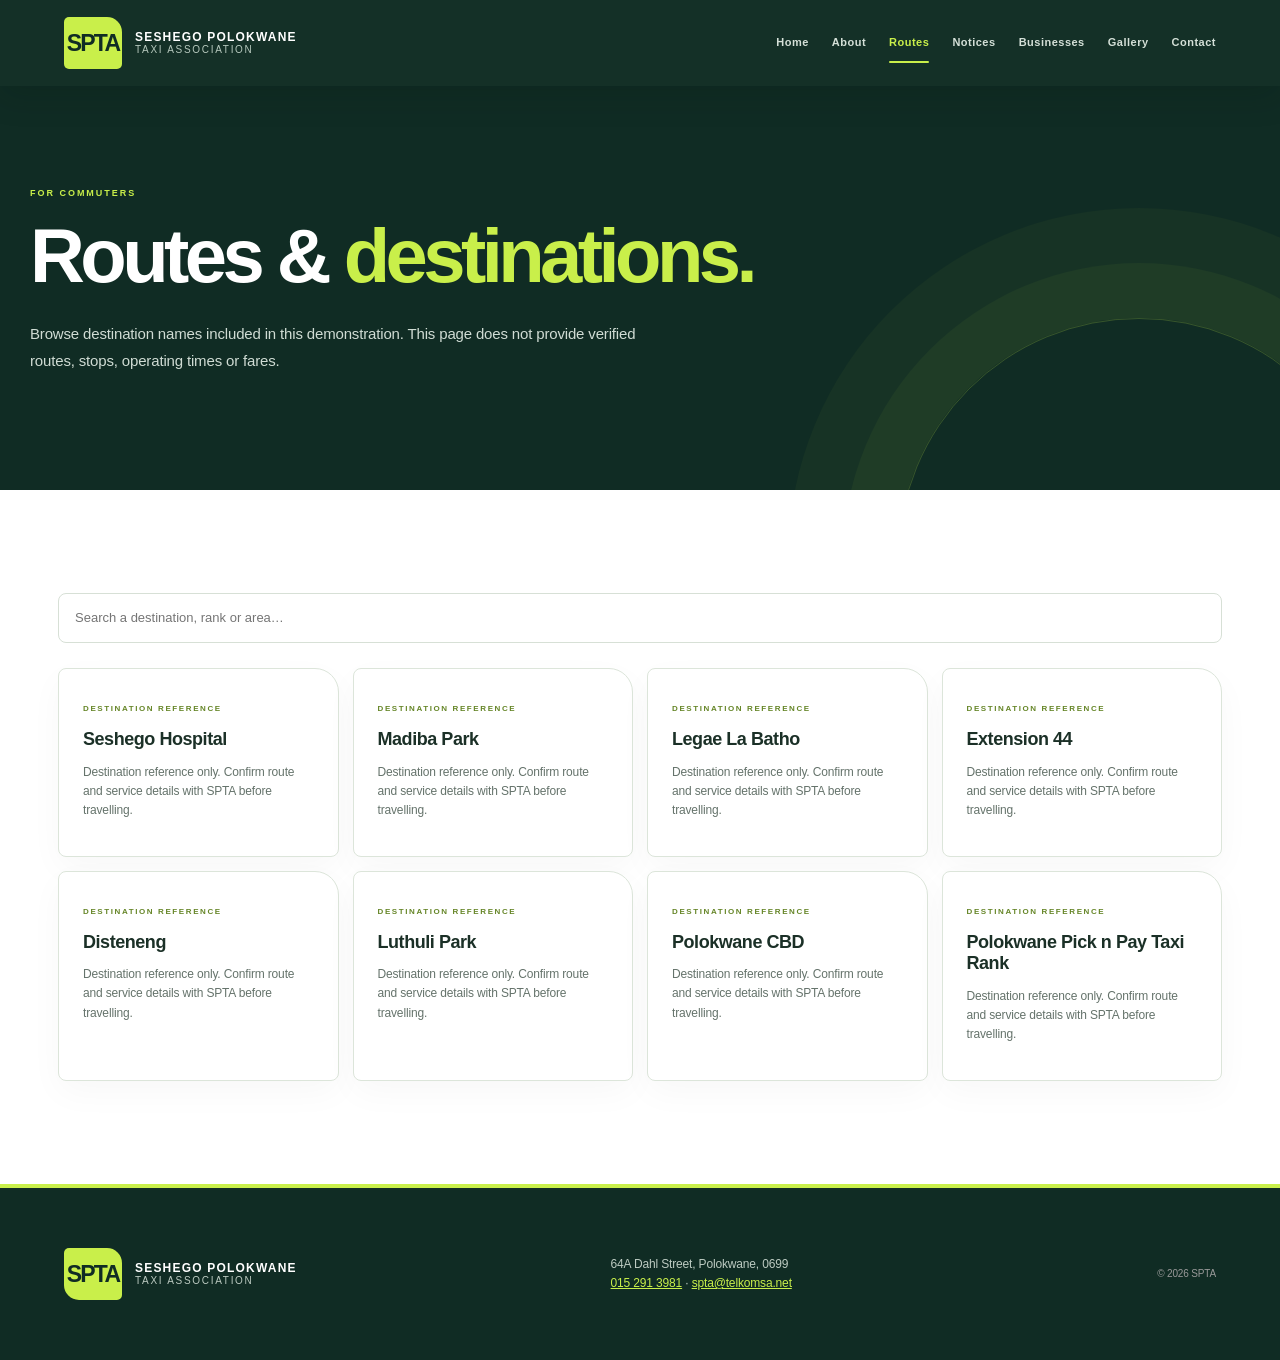
<file: pages/routes.html>
<!doctype html><html lang="en"><head><meta charset="utf-8"><meta name="viewport" content="width=device-width,initial-scale=1"><title>Routes & Commuter Information | SPTA</title><link rel="stylesheet" href="../css/site.css"><script defer src="../js/site.js"></script></head><body><header class="site-header"><a class="brand" href="../index.html"><span class="brand-mark">SPTA</span><span class="brand-copy"><strong>Seshego Polokwane</strong><small>Taxi Association</small></span></a><button class="menu-toggle" aria-expanded="false" aria-controls="primary-nav">Menu</button><nav id="primary-nav" class="primary-nav"><a href="../index.html">Home</a><a href="about.html">About</a><a class="active" href="routes.html">Routes</a><a href="news.html">Notices</a><a href="businesses.html">Businesses</a><a href="gallery.html">Gallery</a><a href="contact.html">Contact</a></nav></header><main><section class="page-hero"><p class="eyebrow">FOR COMMUTERS</p><h1>Routes & <em>destinations.</em></h1><p>Browse destination names included in this demonstration. This page does not provide verified routes, stops, operating times or fares.</p></section><section class="section-wrap"><div class="search-row"><label class="sr-only" for="route-search">Search destinations</label><input id="route-search" type="search" placeholder="Search a destination, rank or area…"></div><div class="route-grid" id="route-list"><article class="route-card" data-search="seshego hospital seshego"><span class="eyebrow">DESTINATION REFERENCE</span><h3>Seshego Hospital</h3><p>Destination reference only. Confirm route and service details with SPTA before travelling.</p></article><article class="route-card" data-search="madiba park"><span class="eyebrow">DESTINATION REFERENCE</span><h3>Madiba Park</h3><p>Destination reference only. Confirm route and service details with SPTA before travelling.</p></article><article class="route-card" data-search="legae la batho"><span class="eyebrow">DESTINATION REFERENCE</span><h3>Legae La Batho</h3><p>Destination reference only. Confirm route and service details with SPTA before travelling.</p></article><article class="route-card" data-search="extension 44"><span class="eyebrow">DESTINATION REFERENCE</span><h3>Extension 44</h3><p>Destination reference only. Confirm route and service details with SPTA before travelling.</p></article><article class="route-card" data-search="disteneng"><span class="eyebrow">DESTINATION REFERENCE</span><h3>Disteneng</h3><p>Destination reference only. Confirm route and service details with SPTA before travelling.</p></article><article class="route-card" data-search="luthuli park"><span class="eyebrow">DESTINATION REFERENCE</span><h3>Luthuli Park</h3><p>Destination reference only. Confirm route and service details with SPTA before travelling.</p></article><article class="route-card" data-search="polokwane cbd"><span class="eyebrow">DESTINATION REFERENCE</span><h3>Polokwane CBD</h3><p>Destination reference only. Confirm route and service details with SPTA before travelling.</p></article><article class="route-card" data-search="polokwane pick n pay taxi rank"><span class="eyebrow">DESTINATION REFERENCE</span><h3>Polokwane Pick n Pay Taxi Rank</h3><p>Destination reference only. Confirm route and service details with SPTA before travelling.</p></article></div></section></main><footer class="site-footer"><a class="brand brand-footer" href="../index.html"><span class="brand-mark">SPTA</span><span class="brand-copy"><strong>Seshego Polokwane</strong><small>Taxi Association</small></span></a><p>64A Dahl Street, Polokwane, 0699<br><a href="tel:+27152913981">015 291 3981</a> · <a href="mailto:spta@telkomsa.net">spta@telkomsa.net</a></p><small>© <span data-year></span> SPTA</small></footer></body></html>
</file>
<file: css/site.css>
:root{--red:#789b2c;--red-dark:#526f27;--ink:#102c24;--muted:#657168;--paper:#f1f4ed;--line:#dce5da;--white:#fff;--lime:#c9ef4a;--max:1180px}*{box-sizing:border-box}html{scroll-behavior:smooth}body{margin:0;color:var(--ink);font-family:Arial,Helvetica,sans-serif;line-height:1.6;background:var(--white)}a{color:inherit;text-decoration:none}a:hover{text-decoration:none}.site-header{height:82px;padding:0 max(5vw,24px);display:flex;align-items:center;justify-content:space-between;border-bottom:1px solid var(--line);background:#fff;position:relative;z-index:5}.brand{display:flex;align-items:center;gap:12px}.brand-mark{display:grid;place-items:center;background:var(--red);color:white;font-weight:900;font-size:25px;letter-spacing:-2px;width:62px;height:48px;clip-path:polygon(0 0,100% 0,100% 78%,90% 100%,0 100%)}.brand-copy{display:flex;flex-direction:column;line-height:1.2}.brand-copy strong{font-size:13px;letter-spacing:.04em;text-transform:uppercase}.brand-copy small{font-size:11px;color:var(--muted);letter-spacing:.12em;text-transform:uppercase}.primary-nav{display:flex;gap:25px;align-items:center}.primary-nav a{font-size:12px;font-weight:700;color:#4d5055;padding:30px 0;border-bottom:3px solid transparent}.primary-nav a:hover,.primary-nav a.active{color:var(--red);border-color:var(--red)}.menu-toggle{display:none;border:1px solid var(--line);background:white;padding:10px 14px;font-weight:700}.hero{min-height:620px;background:var(--ink);color:white;display:grid;grid-template-columns:1fr 1fr;position:relative;overflow:hidden}.hero-copy{padding:105px 8vw 120px max(8vw,40px);align-self:center;position:relative;z-index:2}.eyebrow{font-size:10px;font-weight:800;letter-spacing:.2em;color:var(--red);margin:0 0 18px;text-transform:uppercase}.hero .eyebrow{color:#c9ef4a}.hero h1,.page-hero h1{font-size:clamp(44px,6vw,78px);line-height:.99;letter-spacing:-.055em;margin:0 0 26px;font-weight:900}.hero h1 em,.page-hero h1 em,h2 em{font-style:normal;color:#c9ef4a}.hero-lede{max-width:440px;color:#d5d6d8;font-size:17px}.actions{display:flex;align-items:center;gap:28px;margin-top:35px}.button{display:inline-flex;align-items:center;justify-content:center;padding:14px 22px;font-size:12px;font-weight:800;letter-spacing:.04em;border:0;cursor:pointer;transition:transform .2s,background .2s}.button:hover{transform:translateY(-2px)}.button-light{background:white;color:var(--ink)}.button-light:hover{background:#f1e9e9}.button-dark{background:var(--red);color:white}.button-dark:hover{background:var(--red-dark)}.text-link{font-size:13px;font-weight:800;color:var(--red)}.text-link span{padding-left:8px}.light-link{color:white}.hero-photo{background:linear-gradient(90deg,rgba(20,20,22,.25),rgba(20,20,22,.02)),url('../assets/images/IMG-20261109-WA0015.jpg') center/cover no-repeat;min-height:520px}.photo-note{position:absolute;right:30px;top:25px;font-size:9px;letter-spacing:.15em;text-transform:uppercase;color:#fff;background:#102c2499;padding:8px 10px}.hero-ribbon{position:absolute;bottom:0;left:0;right:0;background:var(--red);padding:13px 8vw;display:flex;align-items:center;gap:20px}.hero-ribbon strong{font-size:14px;letter-spacing:.12em}.hero-ribbon span{font-size:10px;letter-spacing:.15em;opacity:.85}.section-wrap{max-width:var(--max);margin:auto;padding:90px 28px}.intro{display:grid;grid-template-columns:1fr 1fr;gap:8%;align-items:center}.intro h2,.feature h2,.two-col h2,.dark-panel h2,.partner-band h2{font-size:clamp(34px,4vw,52px);line-height:1.05;letter-spacing:-.04em;margin:0}.intro-copy{max-width:530px;color:var(--muted)}.intro-copy .text-link{display:inline-block;margin-top:14px}.quick-links{display:grid;grid-template-columns:repeat(3,1fr);background:var(--paper);padding:0 max(calc((100% - var(--max))/2),28px)}.quick-links>a{padding:34px 28px 38px;border-right:1px solid #ddd;display:flex;flex-direction:column;gap:9px}.quick-links>a:first-child{border-left:1px solid #ddd}.quick-links>a:hover{background:#fff}.tile-index{font-size:11px;color:var(--red);font-weight:900}.quick-links strong{font-size:18px}.quick-links a>span:last-child{font-size:12px;color:var(--muted)}.feature{display:grid;grid-template-columns:1fr 1fr;gap:9%;align-items:center}.feature-image{min-height:390px;background:url('../assets/images/IMG-20261109-WA0019.jpg') center/cover no-repeat}.feature-copy p:not(.eyebrow){color:var(--muted);margin:24px 0}.partner-band{background:var(--red);color:white;padding:70px max(calc((100% - var(--max))/2),28px);display:grid;grid-template-columns:1fr 1fr;gap:10%;align-items:center}.partner-band .eyebrow{color:#dff0b4}.partner-band h2 em{color:#dff0b4}.partner-band p:not(.eyebrow){color:#e7eedf}.partner-band .button{margin-top:14px}.site-footer{background:#102c24;color:white;padding:45px max(5vw,24px);display:grid;grid-template-columns:1fr 1fr auto;align-items:center;gap:25px}.brand-footer .brand-copy small{color:#aaa}.site-footer p{font-size:12px;color:#c6c7c9}.site-footer p a{color:white;text-decoration:underline}.site-footer>small{font-size:10px;color:#999}.page-hero{background:var(--ink);color:white;padding:85px max(calc((100% - var(--max))/2),28px) 90px}.page-hero h1{font-size:clamp(42px,6vw,68px);max-width:850px}.page-hero>p:last-child{color:#c9cacc;max-width:650px}.two-col{display:grid;grid-template-columns:1fr 1fr;gap:10%}.two-col>div:last-child{color:var(--muted)}.notice{padding:17px 19px;background:#f6f1eb;border-left:3px solid #b77c35;color:#625747;font-size:12px;margin-top:26px}.dark-panel{background:#102c24;color:white;padding:75px max(calc((100% - var(--max))/2),28px)}.dark-panel>p:last-child{color:#c6c7c9;max-width:550px}.search-row{margin-bottom:25px}.search-row input,.directory-controls input,.directory-controls select,.contact-form input,.contact-form textarea{width:100%;padding:14px 15px;border:1px solid #d8d8d8;background:white;font:inherit;font-size:13px}.route-grid{display:grid;grid-template-columns:repeat(4,1fr);gap:14px}.route-card,.business-card{padding:24px;border:1px solid var(--line);background:white}.route-card h3,.business-card h3{font-size:18px;line-height:1.2;margin:10px 0}.route-card p,.business-card p{font-size:12px;color:var(--muted)}.route-card .eyebrow{font-size:8px}.news-list{max-width:950px}.news-card{display:grid;grid-template-columns:180px 1fr;gap:30px;padding:30px 0;border-bottom:1px solid var(--line)}.news-date{font-size:11px;font-weight:900;color:var(--red)}.news-date span{display:block;color:var(--muted);font-size:9px;letter-spacing:.12em;margin-top:8px}.news-card h2{font-size:25px;line-height:1.15;margin:0 0 12px}.news-card p{font-size:13px;color:var(--muted)}.directory-intro{display:flex;justify-content:space-between;gap:30px;align-items:end;margin-bottom:30px}.directory-intro h2{margin:0;font-size:30px}.directory-intro p{max-width:550px;color:var(--muted);font-size:13px}.directory-controls{display:flex;gap:8px;min-width:370px}.business-grid{display:grid;grid-template-columns:repeat(3,1fr);gap:18px}.business-logo{height:100px;display:grid;place-items:center;background:var(--paper);font-size:12px;font-weight:900;letter-spacing:.2em;color:#999;margin-bottom:20px}.tag{display:inline-block;font-size:8px;font-weight:900;letter-spacing:.15em;color:#777}.tag-red{color:var(--red)}.featured{border:2px solid var(--red)}.gallery-grid{display:grid;grid-template-columns:repeat(3,1fr);gap:14px}.gallery-placeholder{min-height:210px;display:grid;place-items:center;text-align:center;padding:20px;background:linear-gradient(135deg,#eee,#d8d8d8);color:#6c6c6c;font-size:12px;font-weight:700}.contact-layout{display:grid;grid-template-columns:1fr 1fr;gap:9%}.contact-details article{padding:0 0 20px;margin-bottom:20px;border-bottom:1px solid var(--line)}.contact-details h3{margin:0;font-size:18px}.contact-details p{color:var(--muted);font-size:14px}.contact-form{background:var(--paper);padding:32px;display:flex;flex-direction:column;gap:9px}.contact-form h2{margin:0 0 12px}.contact-form label{font-size:11px;font-weight:800}.contact-form textarea{resize:vertical}.form-note{font-size:11px;color:var(--muted)}.sr-only{position:absolute;width:1px;height:1px;padding:0;margin:-1px;overflow:hidden;clip:rect(0,0,0,0);white-space:nowrap;border:0} [hidden]{display:none!important}@media(max-width:900px){.primary-nav{gap:13px}.primary-nav a{font-size:11px}.hero{grid-template-columns:1fr 0.8fr}.hero-copy{padding-left:6vw}.route-grid{grid-template-columns:repeat(2,1fr)}.directory-intro{display:block}.directory-controls{min-width:0;max-width:560px}.site-footer{grid-template-columns:1fr 1fr}.site-footer>small{grid-column:1/-1}}@media(max-width:680px){.site-header{height:72px}.menu-toggle{display:block}.primary-nav{display:none;position:absolute;top:72px;left:0;right:0;background:white;padding:12px 24px 20px;box-shadow:0 14px 20px #0002;flex-direction:column;align-items:stretch;gap:0}.primary-nav.open{display:flex}.primary-nav a{padding:12px 0;border-bottom:1px solid var(--line)}.hero{display:flex;flex-direction:column}.hero-copy{padding:70px 25px 50px}.hero-photo{min-height:300px;order:2}.hero-ribbon{position:static;order:3;padding:13px 25px;flex-wrap:wrap}.hero-ribbon strong{font-size:12px}.hero-ribbon span{font-size:8px}.intro,.feature,.two-col,.partner-band,.contact-layout{grid-template-columns:1fr;gap:28px}.section-wrap{padding:65px 24px}.quick-links{grid-template-columns:1fr;padding:0 24px}.quick-links>a{border-left:1px solid #ddd;border-bottom:1px solid #ddd}.feature-image{min-height:260px}.partner-band{padding:55px 24px}.page-hero{padding:65px 24px}.route-grid,.business-grid,.gallery-grid{grid-template-columns:1fr}.news-card{grid-template-columns:1fr;gap:10px}.directory-controls{display:grid;grid-template-columns:1fr}.site-footer{grid-template-columns:1fr;gap:12px}.site-footer>small{grid-column:auto}.contact-form{padding:23px}}@media(prefers-reduced-motion:reduce){html{scroll-behavior:auto}*,*::before,*::after{transition:none!important;animation:none!important}}

/* Client-approved mission and values content */
.mission-panel{background:#102c24;color:#fff;padding:78px 28px}
.mission-inner{max-width:var(--max);margin:0 auto}
.mission-panel blockquote{margin:28px 0 0;padding:0 0 0 25px;border-left:3px solid var(--red);max-width:900px;font-size:clamp(20px,2.5vw,30px);font-weight:700;line-height:1.4;letter-spacing:-.02em}
.section-heading{max-width:760px;margin-bottom:36px}
.section-heading h2{font-size:clamp(34px,4vw,52px);line-height:1.05;letter-spacing:-.04em;margin:0 0 15px}
.section-heading>p:last-child{color:var(--muted);max-width:690px}
.theme-grid{display:grid;grid-template-columns:repeat(3,1fr);gap:16px}
.theme-card{padding:30px;border:1px solid var(--line);background:#fff;min-height:210px}
.theme-number,.value-index{font-size:9px;font-weight:900;letter-spacing:.16em;color:var(--red)}
.theme-card h3{font-size:21px;line-height:1.15;margin:24px 0 10px}
.theme-card p,.value-card p,.value-card li{font-size:13px;color:var(--muted)}
.values-section{background:var(--paper)}
.values-grid{display:grid;grid-template-columns:repeat(2,1fr);gap:16px}
.value-card{padding:30px;background:#fff;border:1px solid var(--line)}
.value-card h3{font-size:25px;line-height:1.15;margin:17px 0 10px}
.value-card ul{padding-left:18px;margin:18px 0 0}
.value-card li{padding:0 0 8px}
.value-card-wide{grid-column:1/-1}
@media(max-width:680px){.theme-grid,.values-grid{grid-template-columns:1fr}.value-card-wide{grid-column:auto}.mission-panel{padding:60px 24px}.mission-panel blockquote{font-size:20px}}

.home-mission{background:#f1f4ed;padding:68px 28px}
.home-mission-inner{max-width:var(--max);margin:0 auto;display:grid;grid-template-columns:1fr 1fr;gap:9%;align-items:center}
.home-mission h2{font-size:clamp(32px,4vw,48px);line-height:1.05;letter-spacing:-.04em;margin:0}
.home-mission h2 em{font-style:normal;color:var(--red)}
.home-mission-inner>div:last-child p{font-size:15px;color:#4f5359}
@media(max-width:680px){.home-mission-inner{grid-template-columns:1fr;gap:20px}.home-mission{padding:55px 24px}}


/* Member memorials, fare notices and fuel price updates */
.notice-nav{display:flex;gap:10px;flex-wrap:wrap;padding:18px max(calc((100% - var(--max))/2),28px);border-bottom:1px solid var(--line);position:sticky;top:0;background:#fff;z-index:3}
.notice-nav a{font-size:11px;font-weight:800;padding:9px 13px;border:1px solid var(--line)}
.notice-nav a:hover{border-color:var(--red);color:var(--red)}
.notice-section{scroll-margin-top:75px}
.notice-section-muted{background:var(--paper);padding:1px 0}
.notice-empty{display:flex;gap:22px;align-items:center;padding:30px;border:1px dashed #c9c6c0;background:#fff}
.notice-symbol{width:48px;height:48px;display:grid;place-items:center;flex:none;background:#f7e8e8;color:var(--red);font-size:27px;font-weight:400}
.notice-empty h3,.update-card h3{font-size:21px;margin:0 0 8px}
.notice-empty p,.update-card p,.editorial-note{font-size:13px;color:var(--muted);margin:0}
.editorial-note{margin-top:18px;font-size:11px}
.update-card{max-width:850px;background:#fff;border:1px solid var(--line);padding:28px}
.update-meta{display:flex;justify-content:space-between;gap:15px;margin-bottom:18px;font-size:10px;color:var(--muted);font-weight:800;letter-spacing:.08em}
.update-card p{margin:10px 0 18px}
.fuel-status{display:grid;grid-template-columns:1fr 1fr;border:1px solid var(--line);margin-bottom:20px}
.fuel-status>div{padding:25px}
.fuel-status>div+div{border-left:1px solid var(--line)}
.status-dot{display:inline-block;width:8px;height:8px;border-radius:50%;background:#23834b;margin-right:9px}
.fuel-status strong{font-size:14px}
.fuel-status p,.fuel-pending p{font-size:12px;color:var(--muted)}
.fuel-pending{background:var(--paper)}
.fuel-pending .tag{display:block;margin-bottom:12px}
.fuel-explainer{display:grid;grid-template-columns:repeat(4,1fr);gap:12px}
.fuel-explainer article{padding:22px;border:1px solid var(--line)}
.fuel-type{font-size:9px;letter-spacing:.15em;font-weight:900;color:var(--red)}
.fuel-explainer h3{font-size:17px;margin:10px 0}
.fuel-explainer p{font-size:11px;color:var(--muted)}
@media(max-width:680px){.notice-nav{position:static;padding:14px 24px}.notice-nav a{flex:1 1 42%;text-align:center}.notice-empty{align-items:flex-start;padding:22px}.fuel-status{grid-template-columns:1fr}.fuel-status>div+div{border-left:0;border-top:1px solid var(--line)}.fuel-explainer{grid-template-columns:1fr 1fr}.update-card{padding:22px}}

/* Photo gallery */
.gallery-section{padding-top:72px;padding-bottom:90px}
.gallery-grid{display:grid;grid-template-columns:repeat(3,minmax(0,1fr));gap:18px}
.gallery-item{margin:0;min-width:0;background:#f1f4ed;overflow:hidden}
.gallery-item img{display:block;width:100%;height:245px;object-fit:cover;background:#e5e3df;transition:transform .35s ease}
.gallery-item:hover img{transform:scale(1.035)}
.gallery-item figcaption{display:flex;flex-direction:column;gap:3px;padding:16px 18px 18px}
.gallery-item figcaption strong{font-size:14px;line-height:1.3}
.gallery-item figcaption span{font-size:10px;letter-spacing:.1em;text-transform:uppercase;color:#777}
@media(max-width:900px){.gallery-grid{grid-template-columns:repeat(2,minmax(0,1fr))}.gallery-item img{height:220px}}
@media(max-width:560px){.gallery-grid{grid-template-columns:1fr}.gallery-item img{height:auto;aspect-ratio:4/3}.gallery-section{padding-top:55px;padding-bottom:65px}}


/* SPTA visual refresh: forest green, lime and editorial photography */
:root{
 --red:#173d32;--red-dark:#102c24;--ink:#102c24;--muted:#65736d;--paper:#f3f5ef;--line:#dce4dc;--white:#fff;
 --lime:#c9ef4a;--lime-dark:#b5dc35;--max:1220px;
}
body{font-family:Inter,"Aptos", "Segoe UI",Arial,sans-serif;background:#fff;color:#152d25;letter-spacing:-.01em}
::selection{background:var(--lime);color:var(--ink)}
.site-header{height:88px;padding:0 max(5vw,28px);border:0;background:#fff;box-shadow:0 5px 24px #102c240a}
.brand{gap:13px}
.brand-mark{width:58px;height:52px;background:var(--ink);color:var(--lime);clip-path:none;border-radius:4px 15px 4px 15px;font-size:23px;letter-spacing:-1.8px}
.brand-copy strong{font-size:12px;letter-spacing:.1em;color:var(--ink)}
.brand-copy small{font-size:10px;letter-spacing:.17em;color:#748078}
.primary-nav{gap:clamp(13px,2vw,27px)}
.primary-nav a{font-size:11px;letter-spacing:.025em;color:#53645b;padding:34px 0;border-bottom:3px solid transparent}
.primary-nav a:hover,.primary-nav a.active{color:var(--ink);border-color:var(--lime-dark)}
.menu-toggle{border:1px solid var(--line);border-radius:999px;color:var(--ink);padding:10px 17px}
.hero{min-height:650px;grid-template-columns:1fr 1fr;background:var(--ink)}
.hero:before{content:"";position:absolute;z-index:1;left:-160px;top:-250px;width:520px;height:520px;border:1px solid #c9ef4a26;border-radius:50%;box-shadow:0 0 0 65px #c9ef4a0b,0 0 0 130px #c9ef4a08;pointer-events:none}
.hero-copy{padding:110px 6vw 125px max(8vw,40px)}
.hero .eyebrow,.page-hero .eyebrow{color:var(--lime);letter-spacing:.22em}
.hero h1{font-size:clamp(48px,6vw,82px);letter-spacing:-.065em;line-height:.98;max-width:720px}
.hero h1 em,.page-hero h1 em,h2 em{color:var(--lime);font-style:normal}
.hero-lede{max-width:410px;color:#d4ded8;font-size:16px;line-height:1.75}
.hero-photo{min-height:580px;background-image:linear-gradient(90deg,#102c2424,#102c2400 30%),url('../assets/images/IMG-20261109-WA0015.jpg');background-position:center;background-size:cover}
.photo-note{top:auto;right:26px;bottom:80px;border:1px solid #ffffff40;border-radius:999px;background:#102c24b8;padding:9px 14px;backdrop-filter:blur(8px)}
.hero-ribbon{background:var(--lime);color:var(--ink);padding:15px max(8vw,40px);gap:18px}
.hero-ribbon strong{font-size:12px;letter-spacing:.18em}
.hero-ribbon span{font-size:9px;letter-spacing:.16em}
.button{border-radius:999px;padding:15px 23px;letter-spacing:.015em;transition:transform .2s,background .2s,box-shadow .2s}
.button-light{background:var(--lime);color:var(--ink)}
.button-light:hover{background:#ddf78b;box-shadow:0 8px 24px #c9ef4a25}
.button-dark{background:var(--ink);color:#fff}
.button-dark:hover{background:#245444}
.text-link{color:var(--ink);font-weight:800}
.text-link span{color:#779a28}
.light-link{color:#fff}
.section-wrap{padding:100px 28px}
.eyebrow{color:#6e902b;font-size:9px;letter-spacing:.2em}
.intro h2,.feature h2,.two-col h2,.dark-panel h2,.partner-band h2,.section-heading h2{font-size:clamp(36px,4.2vw,58px);letter-spacing:-.055em;line-height:1.02}
.intro h2 em,.feature h2 em,.two-col h2 em{color:#769a2d}
.intro-copy{font-size:15px;line-height:1.8;color:#5f6d65}
.home-mission{background:var(--paper);padding:82px 28px}
.home-mission h2 em{color:#789c2b}
.home-mission-inner>div:last-child p{font-size:15px;line-height:1.85;color:#4d6055}
.quick-links{background:#edf2e9;padding-left:max(calc((100% - var(--max))/2),28px);padding-right:max(calc((100% - var(--max))/2),28px)}
.quick-links>a{padding:38px 27px 42px;border-color:#d9e2d6;transition:background .2s,transform .2s}
.quick-links>a:first-child{border-left-color:#d9e2d6}
.quick-links>a:hover{background:#fff;transform:translateY(-3px)}
.tile-index{color:#799b2c}
.quick-links strong{font-size:17px;letter-spacing:-.025em}
.quick-links a>span:last-child{line-height:1.6}
.feature-image{border-radius:5px 42px 5px 5px;min-height:430px}
.feature-copy p:not(.eyebrow){line-height:1.8}
.partner-band{background:var(--ink);padding-top:85px;padding-bottom:85px}
.partner-band .eyebrow{color:var(--lime)}
.partner-band h2 em{color:var(--lime)}
.partner-band p:not(.eyebrow){line-height:1.8;color:#d4ded8}
.site-footer{background:#0b211b;padding:55px max(5vw,28px);border-top:5px solid var(--lime)}
.site-footer .brand-mark{background:var(--lime);color:var(--ink)}
.site-footer .brand-copy strong{color:#fff}
.site-footer .brand-copy small,.site-footer p{color:#bdcbc2}
.site-footer p a{color:var(--lime)}
.page-hero{background:var(--ink);padding:100px max(calc((100% - var(--max))/2),28px) 105px;position:relative;overflow:hidden}
.page-hero:after{content:"";position:absolute;right:-100px;bottom:-310px;width:480px;height:480px;border:1px solid #c9ef4a35;border-radius:50%;box-shadow:0 0 0 55px #c9ef4a0b,0 0 0 110px #c9ef4a08}
.page-hero h1{font-size:clamp(46px,6vw,76px);letter-spacing:-.06em;position:relative;z-index:1}
.page-hero>p:last-child{font-size:15px;line-height:1.8;max-width:650px;color:#d0dcd4;position:relative;z-index:1}
.page-hero h1 em{color:var(--lime)}
.mission-panel,.dark-panel{background:var(--ink)}
.mission-panel blockquote{border-color:var(--lime);font-weight:600;line-height:1.5}
.dark-panel h2 em{color:var(--lime)}
.theme-card,.value-card,.route-card,.business-card,.update-card{border-color:var(--line);border-radius:5px 22px 5px 5px;box-shadow:0 8px 26px #102c2407}
.theme-card{transition:transform .2s,box-shadow .2s}
.theme-card:hover,.route-card:hover,.business-card:hover{transform:translateY(-3px);box-shadow:0 14px 32px #102c2412}
.theme-number,.value-index,.route-card .eyebrow{color:#76982e}
.values-section,.notice-section-muted{background:#f1f4ed}
.notice{background:#f3f6ed;border-left-color:#91b832;color:#52604e;border-radius:0 9px 9px 0;line-height:1.7}
.notice-nav{background:#fff;border-color:var(--line)}
.notice-nav a{border-radius:999px;border-color:var(--line);padding:10px 16px}
.notice-nav a:hover{border-color:#8eae3c;color:var(--ink);background:#f6f9ef}
.notice-symbol{background:#eff5df;color:#587522;border-radius:50%}
.status-dot{background:#789b2c}
.fuel-type,.news-date{color:#6f922b}
.update-card{box-shadow:0 10px 32px #102c2409}
.search-row input,.directory-controls input,.directory-controls select,.contact-form input,.contact-form textarea{border-color:#d7e0d6;border-radius:8px;padding:14px 16px;outline:none}
.search-row input:focus,.directory-controls input:focus,.directory-controls select:focus,.contact-form input:focus,.contact-form textarea:focus{border-color:#8daa3e;box-shadow:0 0 0 3px #c9ef4a35}
.route-card h3,.business-card h3{letter-spacing:-.025em}
.tag-red{color:#6d8f2c}
.featured{border:1px solid #9fbd4d}
.business-logo{border-radius:8px;background:#eff3e9;color:#71865c}
.gallery-item{border-radius:5px 20px 5px 5px;box-shadow:0 8px 24px #102c240b}
.gallery-item img{transition:transform .45s ease}
.gallery-item figcaption{background:#fff}
.gallery-item figcaption span{color:#748178}
.contact-form{background:#f1f4ed;border-radius:5px 28px 5px 5px;padding:36px}
.contact-form .button{align-self:flex-start}
.contact-details article{border-color:var(--line)}
a:focus-visible,button:focus-visible{outline:3px solid #9fca35;outline-offset:3px}
@media(max-width:900px){
 .site-header{padding:0 24px}
 .primary-nav{gap:13px}
 .primary-nav a{font-size:10px}
 .hero{grid-template-columns:1fr .85fr;min-height:580px}
 .hero-copy{padding-left:5vw}
}
@media(max-width:680px){
 .site-header{height:74px}
 .primary-nav{top:74px;background:#fff;padding:12px 24px 22px;border-top:1px solid var(--line)}
 .primary-nav a{font-size:12px;padding:13px 0}
 .hero{display:flex;flex-direction:column;min-height:0}
 .hero-copy{padding:76px 25px 55px}
 .hero h1{font-size:clamp(46px,12vw,64px);max-width:540px}
 .hero-photo{min-height:330px;order:2;background-position:center 55%}
 .photo-note{bottom:78px;right:18px}
 .hero-ribbon{order:3;position:static;padding:15px 24px;gap:8px}
 .hero-ribbon strong{font-size:11px}
 .hero-ribbon span{font-size:8px}
 .section-wrap{padding:68px 24px}
 .intro h2,.feature h2,.two-col h2,.dark-panel h2,.partner-band h2,.section-heading h2{font-size:clamp(36px,10vw,48px)}
 .home-mission{padding:62px 24px}
 .quick-links{padding:0 24px}
 .quick-links>a{padding:27px 20px}
 .partner-band{padding:62px 24px}
 .page-hero{padding:72px 24px 78px}
 .page-hero h1{font-size:clamp(44px,11vw,60px)}
 .contact-form{padding:25px}
 .site-footer{padding:42px 24px}
}


/* Homepage opening sequence */
body.intro-active{overflow:hidden}
.intro-screen{position:fixed;inset:0;z-index:9999;display:grid;place-items:center;overflow:hidden;background:#102c24;color:#fff;opacity:1;visibility:visible}
.intro-screen:before,.intro-screen:after{content:"";position:absolute;width:min(76vw,760px);aspect-ratio:1;border:1px solid #c9ef4a22;border-radius:50%;animation:intro-ring 3.8s cubic-bezier(.2,.7,.2,1) both}
.intro-screen:after{width:min(58vw,570px);animation-delay:.12s;border-color:#c9ef4a30}
.intro-orbit{position:absolute;width:min(42vw,410px);aspect-ratio:1;border:1px solid #c9ef4a28;border-radius:50%;animation:intro-ring 3.5s .2s cubic-bezier(.2,.7,.2,1) both}
.intro-orbit-two{width:min(25vw,240px);animation-delay:.32s}
.intro-content{position:relative;z-index:1;display:flex;flex-direction:column;align-items:center;text-align:center;padding:28px}
.intro-mark{display:grid;place-items:center;width:104px;height:104px;border:1px solid #c9ef4a;border-radius:50%;color:#c9ef4a;font-size:27px;font-weight:900;letter-spacing:-.07em;animation:intro-mark-in .9s .15s both}
.intro-rule{display:block;width:0;height:3px;margin:28px 0 22px;background:#c9ef4a;animation:intro-rule-in .7s .75s forwards}
.intro-location{margin:0 0 14px;color:#c9ef4a;font-size:10px;font-weight:800;letter-spacing:.28em;opacity:0;animation:intro-copy-in .6s 1.05s forwards}
.intro-content h1{margin:0;color:#fff;font-size:clamp(38px,7vw,76px);font-weight:800;letter-spacing:-.065em;line-height:1;opacity:0;animation:intro-copy-in .7s 1.25s forwards}
.intro-tagline{margin:18px 0 0;color:#d4ded8;font-size:clamp(13px,2vw,17px);letter-spacing:.025em;opacity:0;animation:intro-copy-in .7s 1.55s forwards}
.intro-skip{position:absolute;right:clamp(20px,4vw,48px);bottom:clamp(20px,4vw,42px);z-index:2;border:1px solid #ffffff70;border-radius:999px;background:transparent;padding:11px 18px;color:#fff;font:inherit;font-size:12px;cursor:pointer;transition:background .2s,border-color .2s}
.intro-skip:hover{border-color:#c9ef4a;background:#c9ef4a18}
.intro-closing{opacity:0;visibility:hidden;transition:opacity .6s ease,visibility .6s}
@keyframes intro-ring{0%{transform:scale(.55);opacity:0}35%{opacity:1}100%{transform:scale(1.18);opacity:.25}}
@keyframes intro-mark-in{0%{transform:scale(.72) rotate(-12deg);opacity:0}100%{transform:scale(1) rotate(0);opacity:1}}
@keyframes intro-rule-in{to{width:74px}}
@keyframes intro-copy-in{from{transform:translateY(14px);opacity:0}to{transform:translateY(0);opacity:1}}
@media(prefers-reduced-motion:reduce){.intro-screen:before,.intro-screen:after,.intro-orbit,.intro-mark,.intro-rule,.intro-location,.intro-content h1,.intro-tagline{animation:none;opacity:1;transform:none}.intro-rule{width:74px}.intro-closing{transition:none}}


/* Homepage completion sections */
.home-routes{padding-top:94px;padding-bottom:94px}
.home-routes .section-heading,.home-business .section-heading{max-width:720px;margin-bottom:34px}
.home-route-grid,.home-business-grid{display:grid;grid-template-columns:repeat(3,minmax(0,1fr));gap:18px;margin:30px 0}
.home-route-card{min-height:170px;padding:27px;border:1px solid var(--line);border-radius:5px 22px 5px 5px;background:#fff;display:flex;flex-direction:column;justify-content:space-between}
.home-route-card h3{margin:12px 0 0;font-size:23px;letter-spacing:-.035em}
.home-routes>.text-link{display:inline-block;margin-top:8px}
.home-updates{background:#edf2e9}
.home-updates-inner{display:grid;grid-template-columns:1fr 1fr;gap:9%;align-items:center}
.home-updates-inner>div:first-child{max-width:520px}
.home-updates h2,.home-contact h2{font-size:clamp(36px,4.2vw,58px);line-height:1.02;letter-spacing:-.055em;margin:0 0 20px}
.home-updates h2 em{color:#789c2b}
.home-updates-inner>div:first-child>p:not(.eyebrow){color:#5f6d65;line-height:1.8;margin-bottom:26px}
.home-update-status{display:flex;gap:16px;align-items:flex-start;padding:28px;border:1px solid #d9e2d6;border-radius:5px 22px 5px 5px;background:#fff}
.home-update-status strong{font-size:16px}
.home-update-status p{margin:8px 0 0;color:#657168;line-height:1.7;font-size:14px}
.home-business{padding-top:96px;padding-bottom:96px}
.home-business-grid article{padding:26px 24px;border-top:2px solid #9fbd4d;background:#f4f6f0;min-height:175px}
.business-index{color:#789b2c;font-size:11px;font-weight:800;letter-spacing:.15em}
.home-business-grid h3{font-size:20px;margin:18px 0 8px}
.home-business-grid p{color:#657168;font-size:14px;line-height:1.7;margin:0}
.home-contact{background:#102c24;color:#fff;padding:78px 28px}
.home-contact-inner{max-width:1124px;margin:auto;display:grid;grid-template-columns:1fr 1fr;gap:28px 8%;align-items:center}
.home-contact .eyebrow{color:#c9ef4a}
.home-contact h2 em{color:#c9ef4a}
.home-contact-inner>div:first-child>p:not(.eyebrow){color:#d4ded8;line-height:1.8;max-width:430px}
.home-contact-links{display:grid;gap:16px}
.home-contact-links a,.home-contact-links>p{display:flex;flex-direction:column;gap:3px;margin:0;padding-bottom:13px;border-bottom:1px solid #ffffff30}
.home-contact-links span{color:#c9ef4a;font-size:9px;font-weight:800;letter-spacing:.18em}
.home-contact-links strong{font-size:15px;font-weight:700;color:#fff}
.home-contact-inner>.text-link{grid-column:2;justify-self:start;color:#fff}
@media(max-width:680px){
 .home-route-grid,.home-business-grid{grid-template-columns:1fr;gap:12px}
 .home-route-card{min-height:130px}
 .home-updates-inner,.home-contact-inner{grid-template-columns:1fr;gap:30px}
 .home-contact-inner>.text-link{grid-column:1}
 .home-contact{padding:62px 24px}
 .home-routes,.home-business{padding-top:68px;padding-bottom:68px}
}


/* Final consistency and responsive corrections */
:root{color-scheme:light;--red:#789b2c;--red-dark:#526f27;--ink:#102c24;--muted:#657168;--paper:#f1f4ed;--line:#dce5da;--lime:#c9ef4a}
body{color:#1d2b24;background:#fff}
.site-header{background:#fff;border-color:#e2e9df}
.brand-mark{background:#789b2c;color:#fff}
.primary-nav a{color:#4c5b51}
.primary-nav a:hover,.primary-nav a.active{color:#526f27;border-color:#9fbd4d}
.hero{background:#102c24}
.hero h1 em,.page-hero h1 em,h2 em{color:#c9ef4a}
.hero .eyebrow,.page-hero .eyebrow{color:#c9ef4a}
.hero-ribbon,.partner-band{background:#789b2c}
.button-dark{background:#789b2c;color:#fff}
.button-dark:hover{background:#526f27}
.text-link{color:#526f27}
.light-link{color:#fff}
.eyebrow,.tile-index,.theme-number,.value-index,.route-card .eyebrow,.fuel-type,.news-date{color:#668628}
.page-hero,.dark-panel,.mission-panel,.home-contact,.site-footer{background:#102c24}
.page-hero h1 em,.dark-panel h2 em,.home-contact h2 em{color:#c9ef4a}
.mission-panel blockquote{border-color:#c9ef4a}
.values-section,.home-updates,.quick-links{background:#f1f4ed}
.notice{background:#f3f6ed;border-left-color:#91b832;color:#52604e}
.home-route-card,.theme-card,.value-card,.route-card,.business-card,.update-card{border-color:#dce5da}
.home-business-grid article{background:#f1f4ed;border-color:#9fbd4d}
.site-footer{border-top:4px solid #c9ef4a}
.site-footer .brand-mark{background:#c9ef4a;color:#102c24}
.site-footer .brand-copy strong{color:#fff}
.site-footer .brand-copy small,.site-footer p{color:#bdcbc2}
.site-footer p a{color:#c9ef4a}
.contact-form{background:#f1f4ed}
.search-row input:focus,.directory-controls input:focus,.directory-controls select:focus,.contact-form input:focus,.contact-form textarea:focus{border-color:#789b2c;box-shadow:0 0 0 3px #c9ef4a45}
a:focus-visible,button:focus-visible,input:focus-visible,select:focus-visible,textarea:focus-visible{outline:3px solid #789b2c;outline-offset:3px}
.demo-notice{padding:22px 24px;margin:0 0 28px;border:1px solid #dce5da;border-left:4px solid #9fbd4d;background:#f6f8f2;color:#435348}
.demo-notice strong{display:block;color:#24392d;margin-bottom:5px}
.demo-notice p{margin:0;font-size:13px;line-height:1.7}
.directory-empty{padding:38px;border:1px dashed #aebda9;background:#f8faf6;text-align:center}
.directory-empty h3{margin:0 0 8px;font-size:22px}
.directory-empty p{max-width:620px;margin:0 auto;color:#657168;font-size:14px}
.directory-type-grid{display:grid;grid-template-columns:repeat(3,minmax(0,1fr));gap:16px;margin-top:28px}
.directory-type{padding:24px;border:1px solid #dce5da;background:#fff}
.directory-type span{color:#668628;font-size:10px;font-weight:800;letter-spacing:.14em}
.directory-type h3{margin:12px 0 6px;font-size:19px}
.directory-type p{margin:0;color:#657168;font-size:13px;line-height:1.7}
@media(max-width:1024px){
 .site-header{height:76px;padding:0 24px}
 .menu-toggle{display:block}
 .primary-nav{display:none;position:absolute;top:76px;left:0;right:0;padding:12px 24px 20px;background:#fff;border-top:1px solid #dce5da;box-shadow:0 14px 24px #102c2418;flex-direction:column;align-items:stretch;gap:0}
 .primary-nav.open{display:flex}
 .primary-nav a{padding:12px 0;border-bottom:1px solid #e2e9df}
 .hero{grid-template-columns:1fr .85fr}
 .hero-copy{padding-left:5vw}
}
@media(max-width:680px){
 .site-header{height:72px}
 .primary-nav{top:72px}
 .hero{display:flex;flex-direction:column}
 .hero-copy{padding:68px 25px 50px}
 .hero-photo{min-height:290px;order:2}
 .hero-ribbon{position:static;order:3;padding:13px 25px;flex-wrap:wrap}
 .directory-type-grid{grid-template-columns:1fr}
 .directory-empty{padding:28px 20px}
}
@media(prefers-reduced-motion:reduce){html{scroll-behavior:auto}*,*::before,*::after{animation:none!important;transition:none!important}}


/* SPTA office location map */
.office-location{padding-top:12px}
.office-location-heading{display:flex;justify-content:space-between;align-items:end;gap:24px;margin-bottom:24px}
.office-location-heading h2{font-size:clamp(32px,4vw,46px);line-height:1.05;letter-spacing:-.04em;margin:0 0 10px}
.office-location-heading h2 em{font-style:normal;color:#668628}
.office-location-heading p:last-child{margin:0;color:#657168;font-size:14px}
.office-map-frame{height:430px;overflow:hidden;border:1px solid #dce5da;background:#f1f4ed}
.office-map-frame iframe{display:block;width:100%;height:100%;border:0}
.office-map-note{margin:12px 0 0;color:#657168;font-size:11px;line-height:1.6}
@media(max-width:680px){
 .office-location-heading{align-items:stretch;flex-direction:column}
 .office-location-heading .button{align-self:flex-start}
 .office-map-frame{height:320px}
}


/* Homepage fuel-price bulletin and Polokwane visual identity */
.home-fuel{background:#102c24;color:#fff;padding:76px 28px}
.home-fuel-inner{max-width:1164px;margin:0 auto;display:grid;grid-template-columns:.72fr 1.28fr;gap:30px 7%;align-items:start}
.home-fuel-heading .eyebrow,.home-fuel-heading h2 em{color:#c9ef4a}
.home-fuel-heading h2{font-size:clamp(36px,4vw,54px);line-height:1;letter-spacing:-.055em;margin:0 0 18px}
.home-fuel-heading>p:not(.eyebrow){max-width:340px;color:#d2ddd5;font-size:14px;line-height:1.75}
.home-fuel-effective{display:inline-block;margin-top:10px;padding:8px 13px;border:1px solid #c9ef4a70;border-radius:999px;color:#e5f5bc;font-size:10px;font-weight:800;letter-spacing:.08em}
.home-fuel-data{display:grid;grid-template-columns:repeat(2,minmax(0,1fr));gap:12px}
.home-fuel-item{padding:21px;background:#fff;color:#102c24;border-radius:4px 18px 4px 4px;display:flex;flex-direction:column;gap:6px}
.home-fuel-item>span{font-size:11px;font-weight:800;color:#53645b}
.home-fuel-item strong{font-size:clamp(24px,3vw,34px);letter-spacing:-.05em}
.home-fuel-item strong small{font-size:13px;letter-spacing:0}
.home-fuel-item em{font-size:10px;font-style:normal;color:#6d842e;font-weight:700}
.home-fuel-foot{grid-column:2;display:flex;flex-wrap:wrap;gap:12px 24px;align-items:center}
.home-fuel-foot p{flex-basis:100%;margin:0;color:#c3d0c7;font-size:11px;line-height:1.7}
.home-fuel-foot a{color:#c9ef4a;font-size:11px;font-weight:800;text-decoration:underline;text-underline-offset:3px}
.home-fuel-foot a span{padding-left:4px}
.home-place-identity{padding:86px max(calc((100% - 1164px)/2),28px);background:#f1f4ed}
.home-place-heading{max-width:660px;margin:0 0 30px}
.home-place-heading h2{font-size:clamp(36px,4.2vw,56px);line-height:1.02;letter-spacing:-.055em;margin:0 0 14px}
.home-place-heading h2 em{color:#789b2c}
.home-place-heading>p:last-child{max-width:570px;color:#657168;font-size:14px;line-height:1.75}
.home-place-grid{display:grid;grid-template-columns:1.08fr .92fr;gap:18px}
.home-place-card{margin:0;min-width:0;overflow:hidden;background:#fff;border-radius:5px 22px 5px 5px;box-shadow:0 12px 32px #102c2410}
.home-place-card img{display:block;width:100%;height:340px;object-fit:cover}
.home-place-city img{object-position:center 42%}
.home-place-stadium img{object-position:center}
.home-place-card figcaption{display:flex;flex-direction:column;gap:5px;padding:17px 19px 19px}
.home-place-card figcaption strong{font-size:16px}
.home-place-card figcaption span{font-size:12px;color:#657168}
.home-place-card figcaption small{font-size:10px;color:#657168;margin-top:5px}
.home-place-card figcaption a{color:#526f27;text-decoration:underline;text-underline-offset:2px}
@media(max-width:760px){
 .home-fuel{padding:60px 24px}
 .home-fuel-inner{grid-template-columns:1fr;gap:24px}
 .home-fuel-foot{grid-column:1}
 .home-place-identity{padding:65px 24px}
 .home-place-grid{grid-template-columns:1fr}
 .home-place-card img{height:auto;aspect-ratio:16/9}
}
@media(max-width:420px){.home-fuel-data{grid-template-columns:1fr}.home-fuel-item{padding:18px}}


/* Expanded Polokwane homepage image story */
.home-place-identity{padding-top:92px;padding-bottom:96px}
.home-place-heading{margin-bottom:36px}
.home-place-grid{grid-template-columns:1.12fr .88fr;grid-template-rows:repeat(2,minmax(220px,auto));gap:18px}
.home-place-card{position:relative;min-height:250px}
.home-place-card img{height:100%;min-height:250px;max-height:360px;object-fit:cover;transition:transform .55s ease}
.home-place-card:hover img{transform:scale(1.035)}
.home-place-city{grid-row:span 2}
.home-place-city img{max-height:100%;min-height:520px}
.home-place-stadium img,.home-place-museum img,.home-place-mall img{height:250px}
.home-place-card figcaption{background:#fff}
.home-place-card figcaption strong{font-size:17px}
.home-place-card figcaption span{line-height:1.5}
@media(max-width:760px){
 .home-place-grid{grid-template-columns:1fr;grid-template-rows:auto}
 .home-place-city{grid-row:auto}
 .home-place-city img,.home-place-card img{min-height:0;height:auto;aspect-ratio:16/9;max-height:none}
}


/* UI refinement: consistent surfaces, spacing, typography and motion */
:root{
  --ink:#102c24;--green:#1d4939;--accent:#c9ef4a;--paper:#f4f6f1;
  --muted:#65736b;--line:#e0e7df;--max:1220px;
}
body{font-family:Inter,"Aptos","Segoe UI",Arial,sans-serif;color:#1b3027;background:#fff}
.site-header{height:82px;padding-inline:clamp(22px,5vw,76px);box-shadow:0 8px 28px #102c2408;position:sticky;top:0}
.brand-mark{background:var(--ink);color:var(--accent);border-radius:5px 15px 5px 15px}
.primary-nav a{font-size:11px;letter-spacing:.035em}
.hero{min-height:620px}
.hero-copy{max-width:760px}
.hero-ribbon{background:var(--accent);color:var(--ink)}
.section-wrap{padding-block:clamp(64px,8vw,104px)}
.intro,.home-mission-inner,.home-updates-inner,.home-contact-inner{gap:clamp(28px,6vw,84px)}
.intro-copy,.home-mission-inner>div:last-child p,.home-updates-inner>div:first-child>p:not(.eyebrow){line-height:1.9}
.page-hero{padding-top:clamp(68px,8vw,100px);padding-bottom:clamp(68px,8vw,100px)}
.page-hero>p:last-child{font-size:15px;line-height:1.85}
.section-heading{margin-bottom:42px}
.theme-card,.value-card,.route-card,.business-card,.update-card,.home-route-card,.home-update-status,.directory-type,.gallery-item{border-radius:8px 24px 8px 8px;box-shadow:0 12px 34px #102c2408}
.theme-card,.value-card{padding:clamp(22px,3vw,34px)}
.home-route-grid,.home-business-grid,.theme-grid,.values-grid{gap:18px}
.home-route-card{min-height:190px;padding:30px}
.home-updates{padding-block:10px}
.home-business-grid article{border-radius:6px 20px 6px 6px;padding:30px}
.home-place-card{box-shadow:0 18px 42px #102c2414}
.home-contact{padding-block:clamp(64px,8vw,90px)}
.site-footer{gap:32px}
a,button,.home-place-card img{transition:color .2s ease,background-color .2s ease,border-color .2s ease,transform .25s ease}
a:focus-visible,button:focus-visible,input:focus-visible,select:focus-visible,textarea:focus-visible{outline:3px solid #a8cf36;outline-offset:4px}
@media(max-width:1024px){
 .site-header{position:relative}
 .primary-nav{top:82px}
}
@media(max-width:680px){
 .site-header{height:72px}
 .primary-nav{top:72px}
 .hero-copy{padding:64px 24px 48px}
 .hero-photo{min-height:300px}
 .home-place-identity{padding-inline:22px}
 .home-fuel{padding:58px 22px}
 .home-route-card{min-height:145px}
}

/* Fuel adjustment ticker: decorative motion, readable at rest and on mobile */
.home-fuel{position:relative;overflow:hidden;background:linear-gradient(125deg,#0c261f 0%,#153d30 58%,#102c24 100%);padding:clamp(62px,7vw,88px) 28px}
.home-fuel:before{content:"";position:absolute;width:560px;height:560px;right:-260px;top:-330px;border:1px solid #c9ef4a20;border-radius:50%;box-shadow:0 0 0 55px #c9ef4a08,0 0 0 110px #c9ef4a06;pointer-events:none}
.home-fuel-inner{position:relative;z-index:1;grid-template-columns:minmax(240px,.7fr) minmax(0,1.3fr);gap:28px 5%;align-items:center}
.home-fuel-heading h2{font-size:clamp(38px,4.4vw,58px)}
.home-fuel-heading>p:not(.eyebrow){line-height:1.8}
.home-fuel-effective{border-radius:7px;background:#c9ef4a12;border-color:#c9ef4a55}
.home-fuel-data{grid-column:2;display:block;min-width:0;overflow:hidden;padding:8px 0 18px;mask-image:linear-gradient(90deg,transparent,#000 5%,#000 95%,transparent)}
.home-fuel-track{display:flex;align-items:stretch;gap:14px;width:max-content;animation:fuel-marquee 34s linear infinite}
.home-fuel-data:hover .home-fuel-track{animation-play-state:paused}
.home-fuel-item{width:244px;min-height:176px;flex:0 0 244px;justify-content:center;padding:23px 24px;border:1px solid #ffffff26;border-radius:8px 24px 8px 8px;background:linear-gradient(145deg,#fff 0%,#f1f5ec 100%);box-shadow:0 18px 38px #00000020}
.home-fuel-item>span{font-size:11px;letter-spacing:.045em;color:#586a5e}
.home-fuel-item strong{font-size:clamp(30px,3vw,38px);color:#173d32}
.home-fuel-item em{font-size:10px;letter-spacing:.025em}
.home-fuel-foot{grid-column:2;gap:13px 25px}
.home-fuel-foot p{font-size:11px;line-height:1.8;color:#d1ddd4}
.home-fuel-foot a{font-size:11px;text-decoration:none;border-bottom:1px solid #c9ef4a80;padding-bottom:3px}
.home-fuel-foot a:hover{color:#fff;border-color:#fff}
@keyframes fuel-marquee{from{transform:translateX(0)}to{transform:translateX(-50%)}}
@media(max-width:760px){
 .home-fuel-inner{grid-template-columns:1fr;gap:18px}
 .home-fuel-data,.home-fuel-foot{grid-column:1}
 .home-fuel-track{animation-duration:28s}
 .home-fuel-item{width:220px;flex-basis:220px;min-height:160px}
}
@media(prefers-reduced-motion:reduce){
 .home-fuel-track{animation:none;transform:none}
 .home-fuel-data{overflow-x:auto;mask-image:none}
}


/* Third-party Polokwane weather embed */
.weather-desk{position:relative;overflow:hidden;padding:clamp(58px,7vw,88px) 28px;background:#edf2e9;color:#102c24}
.weather-desk:after{content:"";position:absolute;width:520px;height:520px;right:-230px;top:-330px;border:1px solid #1d49391c;border-radius:50%;box-shadow:0 0 0 55px #1d493908,0 0 0 110px #1d493906;pointer-events:none}
.weather-desk-inner{position:relative;z-index:1;max-width:1164px;margin:0 auto;display:grid;grid-template-columns:minmax(230px,.72fr) minmax(0,1.28fr);gap:36px 7%;align-items:center}
.weather-copy .eyebrow{color:#64802e}
.weather-copy h2{margin:0 0 18px;font-size:clamp(38px,4.4vw,58px);line-height:1;letter-spacing:-.055em}
.weather-copy h2 em{color:#6b8e2e;font-style:normal}
.weather-copy>p:not(.eyebrow){max-width:340px;color:#607067;font-size:14px;line-height:1.8}
.weather-embed{min-width:0;min-height:260px;padding:clamp(14px,2vw,22px);border:1px solid #dce5da;border-radius:8px 24px 8px 8px;background:#fff;box-shadow:0 24px 60px #102c2414}
.weather-embed .ask-weather-widget{width:100%;min-width:0}
.weather-embed noscript{color:#52645a;font-size:13px}
@media(max-width:760px){.weather-desk-inner{grid-template-columns:1fr;gap:24px}.weather-embed{padding:14px}}


/* Polokwane live weather desk */
.weather-desk{position:relative;overflow:hidden;padding:clamp(58px,7vw,88px) 28px;background:#edf2e9;color:#102c24}
.weather-desk:after{content:"";position:absolute;width:520px;height:520px;right:-230px;top:-330px;border:1px solid #1d49391c;border-radius:50%;box-shadow:0 0 0 55px #1d493908,0 0 0 110px #1d493906;pointer-events:none}
.weather-desk-inner{position:relative;z-index:1;max-width:1164px;margin:0 auto;display:grid;grid-template-columns:minmax(230px,.72fr) minmax(0,1.28fr);gap:36px 7%;align-items:center}
.weather-copy .eyebrow{color:#64802e}
.weather-copy h2{margin:0 0 18px;font-size:clamp(38px,4.4vw,58px);line-height:1;letter-spacing:-.055em}
.weather-copy h2 em{color:#6b8e2e;font-style:normal}
.weather-copy>p:not(.eyebrow){max-width:340px;color:#607067;font-size:14px;line-height:1.8}
.weather-source{display:inline-block;margin-top:14px;color:#315b45;font-size:11px;font-weight:700;text-decoration:underline;text-underline-offset:3px}
.weather-panel{min-width:0;padding:clamp(22px,3vw,34px);border-radius:9px 28px 9px 9px;background:linear-gradient(135deg,#163f32 0%,#0d2c24 100%);color:#fff;box-shadow:0 24px 60px #102c2420}
.weather-panel-top{display:flex;align-items:flex-start;justify-content:space-between;gap:16px}
.weather-panel-top>div{display:grid;gap:7px}
.weather-location{color:#c9ef4a;font-size:10px;font-weight:800;letter-spacing:.13em}
.weather-updated{color:#c5d4cb;font-size:11px}
.weather-status{flex:0 0 auto;padding:7px 10px;border:1px solid #ffffff32;border-radius:999px;color:#d9e5dc;font-size:9px;font-weight:800;letter-spacing:.08em;text-transform:uppercase}
.weather-status.is-live{border-color:#c9ef4a70;color:#d9f38b}
.weather-status.is-error{border-color:#f1b5a580;color:#ffd0c4}
.weather-current{display:flex;align-items:center;gap:24px;min-height:154px;padding:12px 0 18px}
.weather-art{position:relative;flex:0 0 124px;width:124px;height:124px;border-radius:50%;background:radial-gradient(circle,#c9ef4a20 0%,#c9ef4a08 58%,transparent 70%)}
.weather-sun{position:absolute;left:34px;top:26px;width:58px;height:58px;border-radius:50%;background:linear-gradient(145deg,#f6e99b,#c9ef4a);box-shadow:0 0 34px #c9ef4a50;animation:weather-glow 5s ease-in-out infinite}
.weather-cloud{position:absolute;left:20px;bottom:24px;width:86px;height:31px;border-radius:30px;background:#f1f5ed;box-shadow:0 7px 16px #0002}
.weather-cloud:before,.weather-cloud:after{content:"";position:absolute;border-radius:50%;background:#f1f5ed}
.weather-cloud:before{width:39px;height:39px;left:15px;top:-19px}
.weather-cloud:after{width:31px;height:31px;right:12px;top:-12px}
.weather-art.is-clear .weather-cloud{opacity:0;transform:translateY(12px)}
.weather-art.is-rain .weather-cloud,.weather-art.is-snow .weather-cloud{background:#c9d9df}
.weather-art.is-rain .weather-cloud:before,.weather-art.is-rain .weather-cloud:after,.weather-art.is-snow .weather-cloud:before,.weather-art.is-snow .weather-cloud:after{background:#c9d9df}
.weather-art.is-rain:after{content:"";position:absolute;left:41px;bottom:6px;width:3px;height:17px;border-radius:4px;background:#8bd2ed;box-shadow:22px 4px #8bd2ed,44px -1px #8bd2ed;transform:rotate(18deg);animation:weather-rain 1s linear infinite}
.weather-art.is-cloudy .weather-sun{opacity:.45;transform:scale(.78)}
.weather-temperature{display:grid;gap:4px}
.weather-temperature strong{font-size:clamp(62px,8vw,92px);font-weight:650;line-height:.95;letter-spacing:-.08em}
.weather-temperature span{color:#d7e3da;font-size:13px}
.weather-metrics{display:grid;grid-template-columns:repeat(4,minmax(0,1fr));gap:10px;padding-top:20px;border-top:1px solid #ffffff25}
.weather-metrics>div{display:grid;gap:8px}
.weather-metrics span{color:#afc2b5;font-size:9px;font-weight:800;letter-spacing:.08em}
.weather-metrics strong{font-size:clamp(14px,1.8vw,19px);font-weight:650;white-space:nowrap}
.weather-note{margin:18px 0 0;color:#b9c9bf;font-size:10px;line-height:1.6}
@keyframes weather-glow{0%,100%{box-shadow:0 0 28px #c9ef4a38}50%{box-shadow:0 0 44px #c9ef4a70}}
@keyframes weather-rain{0%{opacity:0;transform:translate(0,-4px) rotate(18deg)}35%{opacity:1}100%{opacity:0;transform:translate(-4px,8px) rotate(18deg)}}
@media(max-width:760px){.weather-desk-inner{grid-template-columns:1fr;gap:24px}.weather-panel{padding:22px}.weather-current{gap:12px;min-height:132px}.weather-art{flex-basis:100px;width:100px;height:100px;transform:scale(.86);transform-origin:left center}.weather-sun{left:25px;top:18px}.weather-cloud{left:11px;bottom:16px}.weather-temperature strong{font-size:70px}}
@media(max-width:420px){.weather-metrics{grid-template-columns:repeat(2,minmax(0,1fr));gap:18px 12px}.weather-panel-top{gap:8px}.weather-status{font-size:8px}.weather-current{gap:0}.weather-art{margin-right:-6px;transform:scale(.76)}}
@media(prefers-reduced-motion:reduce){.weather-sun,.weather-art.is-rain:after{animation:none}}


/* Navigation and homepage entry redesign */
.site-header{
  position:sticky;top:0;z-index:20;height:86px;
  padding-inline:clamp(22px,5vw,76px);
  background:rgba(13,42,33,.97);border:0;
  box-shadow:0 10px 32px rgba(5,24,18,.18);
  backdrop-filter:blur(14px);
}
.site-header .brand-mark{background:var(--lime,#c9ef4a);color:#102c24;border-radius:5px 15px 5px 5px}
.site-header .brand-copy strong{color:#fff}
.site-header .brand-copy small{color:#b7c9be}
.primary-nav{gap:clamp(12px,1.8vw,26px)}
.primary-nav a{
  position:relative;padding:31px 0;color:#d5e0d8;
  border:0;font-size:11px;letter-spacing:.045em;
  transition:color .2s ease,background .2s ease;
}
.primary-nav a:hover,.primary-nav a.active{
  color:#c9ef4a;border:0;
}
.primary-nav a.active:after{
  content:"";position:absolute;left:0;right:0;bottom:20px;height:2px;
  background:#c9ef4a;border-radius:2px;
}
.primary-nav a.nav-contact{
  display:inline-flex;align-items:center;gap:12px;
  padding:12px 18px;border-radius:999px;background:#c9ef4a;color:#102c24;
  font-weight:900;
}
.primary-nav a.nav-contact:hover{background:#e0f78b;color:#102c24}
.primary-nav a.nav-contact:after{display:none}
.primary-nav a.nav-contact span{font-size:15px;line-height:1}
.menu-toggle{
  align-items:center;gap:12px;border:1px solid #ffffff45;
  background:transparent;color:#fff;border-radius:999px;
}
.menu-toggle-icon{display:grid;gap:4px}
.menu-toggle-icon i{display:block;width:16px;height:2px;background:#c9ef4a;border-radius:2px}
.hero{
  display:block;position:relative;isolation:isolate;min-height:min(720px,calc(100svh - 86px));
  overflow:hidden;background:#102c24;
}
.hero:before{
  content:"";position:absolute;inset:0;z-index:1;pointer-events:none;
  background:linear-gradient(90deg,rgba(8,30,23,.96) 0%,rgba(8,30,23,.86) 34%,rgba(8,30,23,.48) 65%,rgba(8,30,23,.12) 100%),
             linear-gradient(0deg,rgba(8,30,23,.5),transparent 45%);
}
.hero-photo{
  position:absolute;inset:0;z-index:-1;min-height:0;
  background-image:url('../assets/images/IMG-20261109-WA0015.jpg');
  background-position:center 48%;background-size:cover;z-index:0;
  transform:scale(1.015);
}
.hero-copy{
  width:min(100%,900px);max-width:900px;min-height:580px;
  padding:clamp(90px,13vh,145px) clamp(26px,9vw,140px) 150px;
  display:flex;flex-direction:column;justify-content:center;
}
.hero .eyebrow{display:flex;align-items:center;gap:10px;color:#d9f38b}
.hero-location-dot{width:7px;height:7px;flex:none;border-radius:50%;background:#c9ef4a;box-shadow:0 0 0 5px #c9ef4a22}
.hero h1{max-width:850px;font-size:clamp(54px,7.2vw,98px);line-height:.94;letter-spacing:-.075em;margin-bottom:25px}
.hero h1 em{display:inline-block;max-width:760px;color:#c9ef4a}
.hero-lede{max-width:480px;font-size:clamp(15px,1.5vw,18px);line-height:1.75;color:#e0e9e2}
.hero .actions{gap:30px;margin-top:34px}
.hero .button-light{display:inline-flex;gap:16px;align-items:center}
.hero .button-light span{font-size:16px}
.hero-ribbon{
  position:absolute;left:0;right:0;bottom:0;min-height:66px;
  display:flex;align-items:center;gap:24px;flex-wrap:wrap;
  padding:15px clamp(26px,9vw,140px);background:#c9ef4a;color:#102c24;
}
.hero-ribbon strong{font-size:12px;letter-spacing:.16em}
.hero-ribbon>span{font-size:9px;letter-spacing:.13em}
.hero-ribbon .hero-ribbon-note{margin-left:auto;opacity:.72}
.home-entry-links{
  display:grid;grid-template-columns:repeat(3,minmax(0,1fr));
  padding:0 clamp(22px,7vw,100px);background:#f2f5ee;
  border-bottom:1px solid #dfe7dc;
}
.home-entry-links>a{
  display:grid;grid-template-columns:auto 1fr auto;align-items:center;gap:17px;
  min-width:0;padding:25px 24px;border-right:1px solid #dce5da;
  transition:background .2s ease,transform .2s ease;
}
.home-entry-links>a:first-child{border-left:1px solid #dce5da}
.home-entry-links>a:hover{background:#fff}
.entry-number{align-self:start;padding-top:2px;color:#789b2c;font-size:10px;font-weight:900;letter-spacing:.1em}
.home-entry-links>a>span:nth-child(2){display:grid;gap:3px;min-width:0}
.home-entry-links strong{font-size:13px;color:#173d32}
.home-entry-links small{font-size:10px;line-height:1.5;color:#68776c}
.entry-arrow{font-size:18px;color:#789b2c}
@media(max-width:1024px){
 .site-header{height:78px}
 .primary-nav{top:78px;background:#102c24;border-top:1px solid #ffffff20;padding:14px 26px 22px;box-shadow:0 18px 28px #071b14aa}
 .primary-nav a{padding:13px 0;border-bottom:1px solid #ffffff18;color:#e0e9e2}
 .primary-nav a.active:after{display:none}
 .primary-nav a.nav-contact{align-self:flex-start;margin-top:12px;padding:12px 18px;border:0}
 .hero{min-height:650px}
 .hero-copy{min-height:590px;padding-left:7vw}
}
@media(max-width:680px){
 .site-header{height:72px;padding-inline:19px}
 .primary-nav{top:72px;padding-inline:22px}
 .brand-mark{width:50px;height:45px;font-size:20px}
 .brand-copy strong{font-size:10px}
 .brand-copy small{font-size:9px}
 .hero{min-height:0}
 .hero:before{background:linear-gradient(90deg,rgba(8,30,23,.91),rgba(8,30,23,.56)),linear-gradient(0deg,rgba(8,30,23,.6),transparent 65%)}
 .hero-photo{background-position:58% center}
 .hero-copy{min-height:570px;padding:78px 25px 125px}
 .hero h1{font-size:clamp(49px,12vw,72px);max-width:620px}
 .hero-lede{font-size:15px}
 .hero .actions{align-items:flex-start;flex-wrap:wrap;gap:20px}
 .hero-ribbon{position:absolute;min-height:68px;padding:13px 24px;gap:8px 15px}
 .hero-ribbon strong{font-size:10px}
 .hero-ribbon>span{font-size:8px}
 .hero-ribbon .hero-ribbon-note{display:none}
 .home-entry-links{grid-template-columns:1fr;padding:0 20px}
 .home-entry-links>a{padding:18px 10px;border-right:0;border-bottom:1px solid #dce5da}
 .home-entry-links>a:first-child{border-left:0}
}
@media(prefers-reduced-motion:reduce){
 .hero-photo,.home-entry-links>a{transition:none;transform:none}
}


/* Editorial visual system for homepage information sections */
.intro{position:relative;isolation:isolate;grid-template-columns:.92fr 1.08fr;gap:10%;padding-top:clamp(82px,10vw,140px);padding-bottom:clamp(82px,10vw,140px)}
.intro:before{content:"01";position:absolute;z-index:-1;right:4%;top:8%;font-size:clamp(150px,24vw,330px);font-weight:950;line-height:1;color:#f1f4ed;letter-spacing:-.1em}
.intro-heading .eyebrow,.commuter-heading .eyebrow,.business-intro .eyebrow{display:flex;align-items:center;gap:12px;flex-wrap:wrap}
.intro-rule{display:inline-block;width:32px;height:1px;background:#a6bf57}
.intro h2{max-width:590px;font-size:clamp(38px,5vw,66px);line-height:.99;letter-spacing:-.065em}
.intro h2 em,.commuter-heading h2 em,.business-intro h2 em{font-style:normal;color:#789b2c}
.intro-heading>.text-link{display:inline-block;margin-top:28px}
.intro-copy{position:relative;max-width:600px;padding:38px 0 0 34px;border-left:2px solid #c9ef4a}
.intro-quote-mark{position:absolute;top:-15px;left:28px;color:#c9ef4a;font-family:Georgia,serif;font-size:78px;line-height:1}
.intro-copy>p{position:relative;margin:12px 0 30px;color:#45564b;font-size:clamp(15px,1.45vw,18px);line-height:1.9}
.intro-footnote{display:flex;gap:18px;flex-wrap:wrap;padding-top:17px;border-top:1px solid #dfe6dc;color:#849187;font-size:9px;font-weight:800;letter-spacing:.13em}
.home-mission{position:relative;overflow:hidden;background:#102c24;color:#fff;padding:clamp(66px,9vw,118px) clamp(24px,5vw,70px)}
.home-mission:after{content:"";position:absolute;right:-8%;bottom:-62%;width:55vw;height:55vw;border:1px solid #ffffff12;border-radius:50%;box-shadow:0 0 0 55px #ffffff08,0 0 0 110px #ffffff05;pointer-events:none}
.home-mission-inner{position:relative;z-index:1;max-width:var(--max);grid-template-columns:.85fr 1.15fr;gap:12%}
.mission-heading .eyebrow{display:flex;gap:14px;flex-wrap:wrap;color:#c9ef4a}.mission-heading .eyebrow span{color:#a6b8ac}
.home-mission h2{font-size:clamp(48px,7vw,88px);line-height:.94;letter-spacing:-.075em}.home-mission h2 em{color:#c9ef4a}
.mission-mark{display:block;margin-top:38px;color:#b4c4b9;font-size:10px;font-weight:800;letter-spacing:.2em}.mission-mark span{color:#c9ef4a}
.mission-statement{position:relative;padding:12px 0 0 38px;border-left:1px solid #c9ef4a66}
.mission-quote{position:absolute;top:-35px;left:28px;color:#c9ef4a;font-family:Georgia,serif;font-size:86px;line-height:1}
.mission-statement p{position:relative;margin:12px 0 34px;color:#edf3ee;font-size:clamp(19px,2.3vw,29px);font-weight:500;line-height:1.55;letter-spacing:-.025em}
.mission-link{display:inline-flex;gap:22px;align-items:center;padding:14px 0;border-top:1px solid #ffffff35;color:#c9ef4a;font-size:12px;font-weight:800}.mission-link span{font-size:17px}
.home-routes{padding-top:clamp(75px,9vw,115px);padding-bottom:clamp(75px,9vw,115px)}
.commuter-heading{display:grid;grid-template-columns:1fr .65fr;gap:10%;align-items:end;margin-bottom:36px}
.commuter-heading h2{font-size:clamp(42px,5.8vw,72px);line-height:.96;letter-spacing:-.07em;margin:0}
.commuter-heading>p{max-width:390px;margin:0 0 5px;color:#66746a;font-size:14px;line-height:1.85}
.home-route-grid{gap:14px}
.home-route-card{position:relative;isolation:isolate;overflow:hidden;min-height:270px;padding:22px;border:0;border-radius:3px;background:#173d32;color:#fff;transition:transform .25s ease,box-shadow .25s ease}
.home-route-card:before{content:"";position:absolute;inset:0;z-index:-1;background:linear-gradient(180deg,#102c2420 0%,#102c24 100%)}
.home-route-card:after{content:"";position:absolute;inset:0;z-index:-2;background:radial-gradient(circle at 75% 38%,#789b2c55,transparent 42%),linear-gradient(135deg,#1b493a,#102c24)}
.home-route-card:hover{transform:translateY(-5px);box-shadow:0 18px 36px #102c2420}
.route-card-top,.route-card-bottom{display:flex;justify-content:space-between;align-items:center;gap:12px}
.route-card-top{color:#d4e2d7;font-size:9px;font-weight:800;letter-spacing:.13em}.route-card-top b{color:#c9ef4a;font-size:11px}
.route-card-symbol{position:absolute;top:42px;right:22px;color:#ffffff12;font-size:clamp(110px,15vw,180px);font-weight:950;line-height:1;letter-spacing:-.1em}
.route-card-bottom{position:relative;margin-top:auto;flex-direction:column;align-items:flex-start;gap:10px}
.route-card-bottom strong{font-size:clamp(20px,2vw,27px);letter-spacing:-.04em}.route-card-bottom>span{color:#c9ef4a;font-size:10px;font-weight:800;letter-spacing:.06em}
.commuter-all-link{display:inline-flex;margin-top:10px}
.home-updates{position:relative;overflow:hidden;background:#eaf0e6;padding:clamp(65px,8vw,105px) 0}
.home-updates:before{content:"";position:absolute;inset:0 auto 0 0;width:8px;background:#c9ef4a}
.home-updates-inner{grid-template-columns:.9fr 1.1fr;gap:10%}
.home-updates h2{font-size:clamp(43px,5.7vw,70px);line-height:.96;letter-spacing:-.07em}.home-updates h2 em{color:#789b2c}
.home-updates-inner>div:first-child>p:not(.eyebrow){font-size:14px;line-height:1.9}
.home-updates .button{display:inline-flex;gap:18px;align-items:center}
.home-update-status{display:block;position:relative;overflow:hidden;min-height:245px;padding:27px 30px;border:0;border-radius:3px;background:#102c24;color:#fff;box-shadow:0 22px 50px #102c241c}
.home-update-status:after{content:"NOTICE";position:absolute;right:-8px;bottom:-28px;color:#ffffff08;font-size:clamp(90px,13vw,160px);font-weight:950;letter-spacing:-.09em;line-height:1}
.update-status-top,.update-status-bottom{position:relative;z-index:1;display:flex;align-items:center;gap:12px;color:#b9c9be;font-size:9px;font-weight:800;letter-spacing:.14em}
.update-status-line{height:1px;flex:1;background:#ffffff2b}
.update-status-main{position:relative;z-index:1;display:grid;grid-template-columns:auto 1fr;gap:22px;align-items:start;padding:42px 0}
.update-status-index{color:#c9ef4a;font-size:35px;font-weight:900;letter-spacing:-.06em}
.home-update-status strong{font-size:clamp(17px,2vw,22px);letter-spacing:-.025em}
.home-update-status p{max-width:390px;color:#c3d0c7;font-size:13px;line-height:1.8}
.update-status-bottom{justify-content:space-between;padding-top:15px;border-top:1px solid #ffffff2b;font-size:8px}
.home-business{padding-top:clamp(75px,9vw,115px);padding-bottom:clamp(75px,9vw,115px)}
.business-intro{display:grid;grid-template-columns:1fr .7fr;gap:10%;align-items:end}
.business-intro .section-heading{margin-bottom:0}
.business-intro h2{font-size:clamp(42px,5.8vw,72px);line-height:.96;letter-spacing:-.07em}
.business-intro-copy p{max-width:400px;color:#66746a;font-size:14px;line-height:1.85}
.business-intro-copy .text-link{display:inline-flex;gap:15px;margin-top:8px}
.home-business-grid{gap:14px;margin-top:40px}
.business-tile{position:relative;isolation:isolate;overflow:hidden;display:flex;flex-direction:column;justify-content:space-between;min-height:280px;padding:23px;border:0;border-radius:3px;background:#edf2e9;color:#173d32;transition:transform .25s ease}
.business-tile:hover{transform:translateY(-5px)}
.business-tile-member{background:#102c24;color:#fff}.business-tile-partner{background:#eaf0e6}.business-tile-advert{background:#c9ef4a;color:#102c24}
.business-index{font-size:9px;letter-spacing:.15em}
.business-tile-icon{position:absolute;top:40px;right:20px;color:#789b2c24;font-size:clamp(110px,15vw,175px);font-weight:950;line-height:1;letter-spacing:-.1em}
.business-tile-member .business-tile-icon{color:#ffffff12}.business-tile-advert .business-tile-icon{color:#102c2415}
.business-tile-bottom{position:relative;display:grid;gap:10px}
.business-tile-bottom strong{font-size:clamp(21px,2.2vw,27px);letter-spacing:-.045em}
.business-tile-bottom>span{max-width:260px;font-size:12px;line-height:1.7;opacity:.76}
@media(max-width:760px){
 .intro{grid-template-columns:1fr;gap:30px;padding-top:72px;padding-bottom:76px}.intro:before{top:2%;right:2%;font-size:170px}
 .intro h2{font-size:clamp(40px,10vw,58px)}.intro-copy{margin-left:5px;padding:30px 0 0 23px}
 .intro-quote-mark{left:18px}.intro-copy>p{font-size:15px;line-height:1.8}
 .home-mission{padding:68px 25px}.home-mission-inner{grid-template-columns:1fr;gap:42px}
 .home-mission h2{font-size:clamp(53px,12vw,76px)}.mission-mark{margin-top:22px}.mission-statement{padding-left:25px}.mission-quote{left:16px}.mission-statement p{font-size:20px}
 .commuter-heading{grid-template-columns:1fr;gap:18px}.commuter-heading h2{font-size:clamp(45px,11vw,64px)}
 .home-route-grid{grid-template-columns:1fr;gap:10px}.home-route-card{min-height:190px}.route-card-symbol{font-size:130px;top:22px}
 .home-updates-inner{grid-template-columns:1fr;gap:35px}.home-update-status{min-height:220px;padding:22px}.update-status-main{padding:32px 0}.update-status-bottom{gap:10px;flex-wrap:wrap}
 .business-intro{grid-template-columns:1fr;gap:15px}.business-intro h2{font-size:clamp(45px,11vw,64px)}
 .home-business-grid{grid-template-columns:1fr;gap:10px;margin-top:28px}.business-tile{min-height:205px}.business-tile-icon{font-size:125px;top:20px}
}
@media(prefers-reduced-motion:reduce){.home-route-card,.business-tile{transition:none}.home-route-card:hover,.business-tile:hover{transform:none}}


/* Final responsive art direction: remove legacy circular hero ornament */
.hero:before{
 content:"";position:absolute;inset:0;z-index:1;left:0;top:0;width:auto;height:auto;
 border:0;border-radius:0;box-shadow:none;pointer-events:none;
 background:linear-gradient(90deg,rgba(8,30,23,.88) 0%,rgba(8,30,23,.66) 42%,rgba(8,30,23,.18) 100%),linear-gradient(0deg,rgba(8,30,23,.55),transparent 55%);
}
@media(max-width:680px){
 .hero{min-height:0}
 .hero-copy{min-height:0;padding:72px 24px 112px}
 .hero h1{font-size:clamp(43px,10.7vw,58px);line-height:.94;letter-spacing:-.07em;max-width:100%;margin-bottom:20px}
 .hero-lede{max-width:340px;line-height:1.65}
 .hero .actions{margin-top:26px;gap:17px}
 .hero .button-light{padding:13px 17px}
 .hero-ribbon{min-height:62px}
}
</file>
